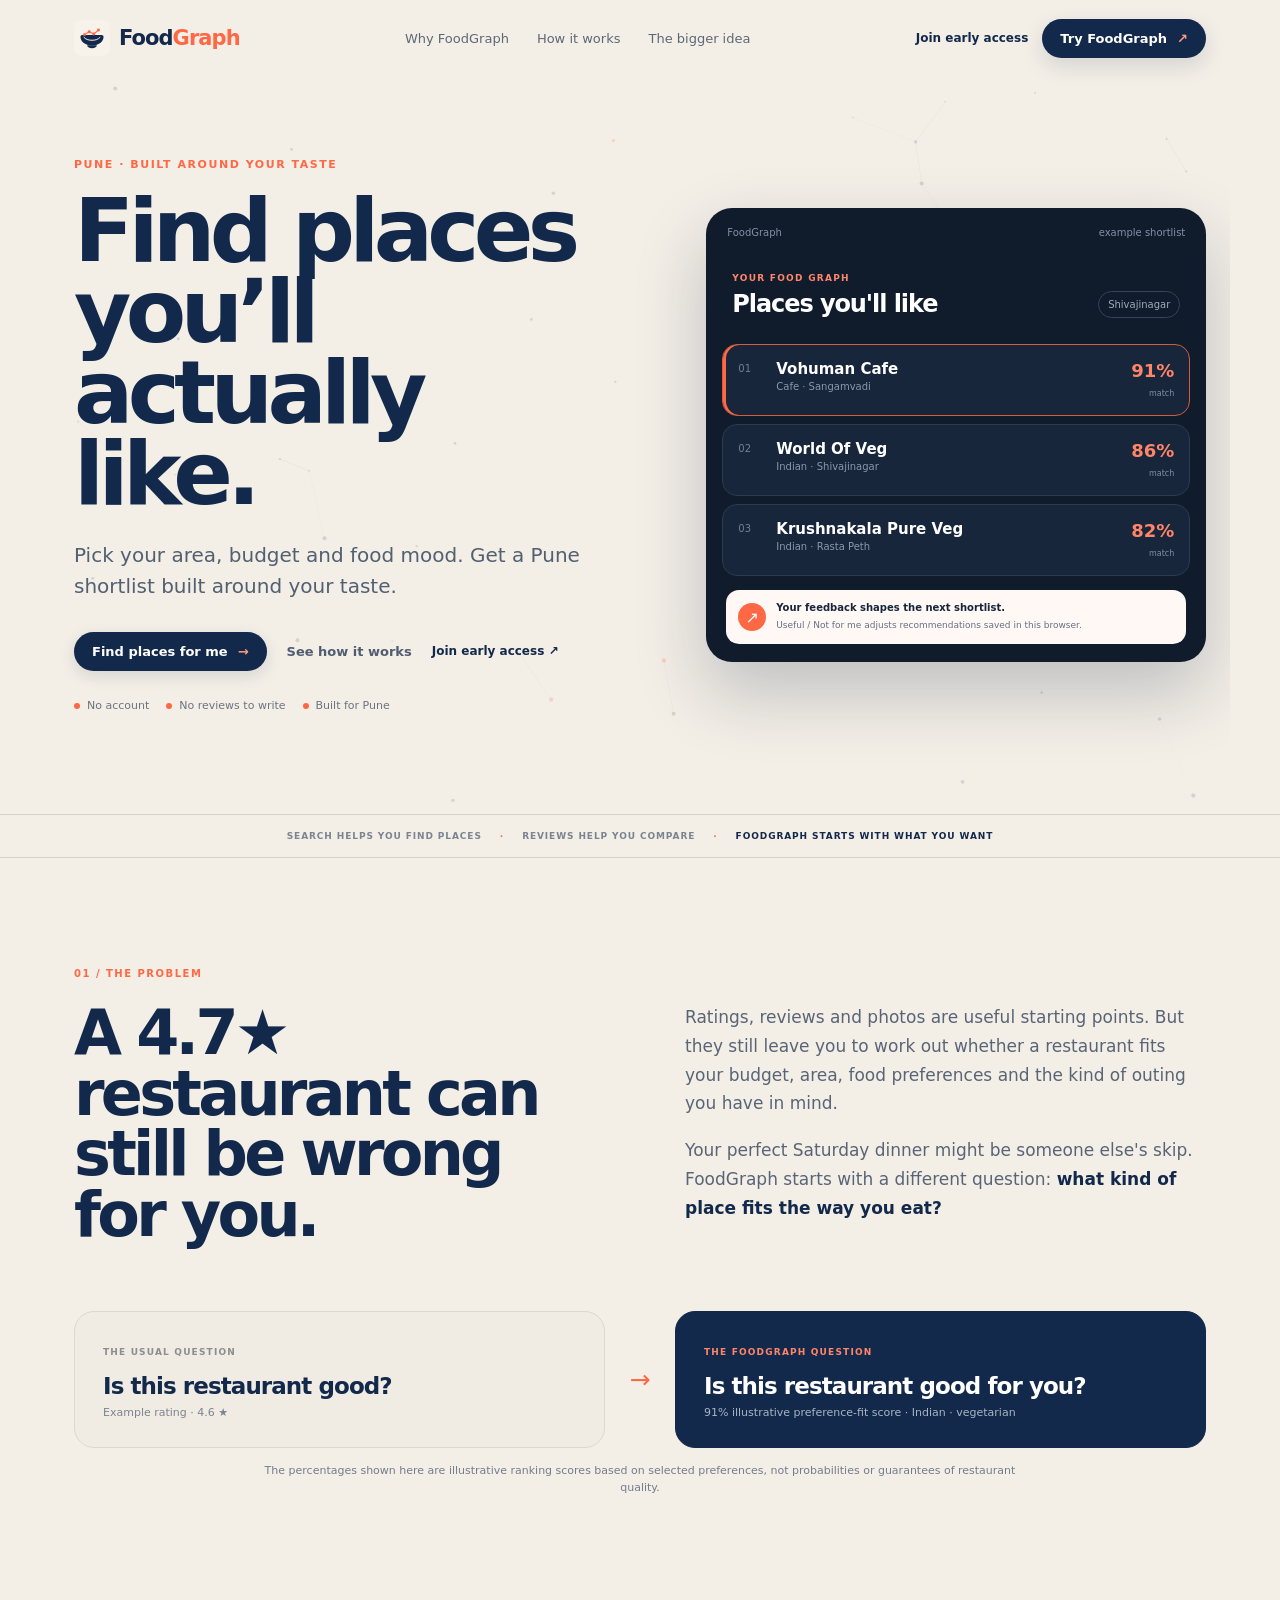
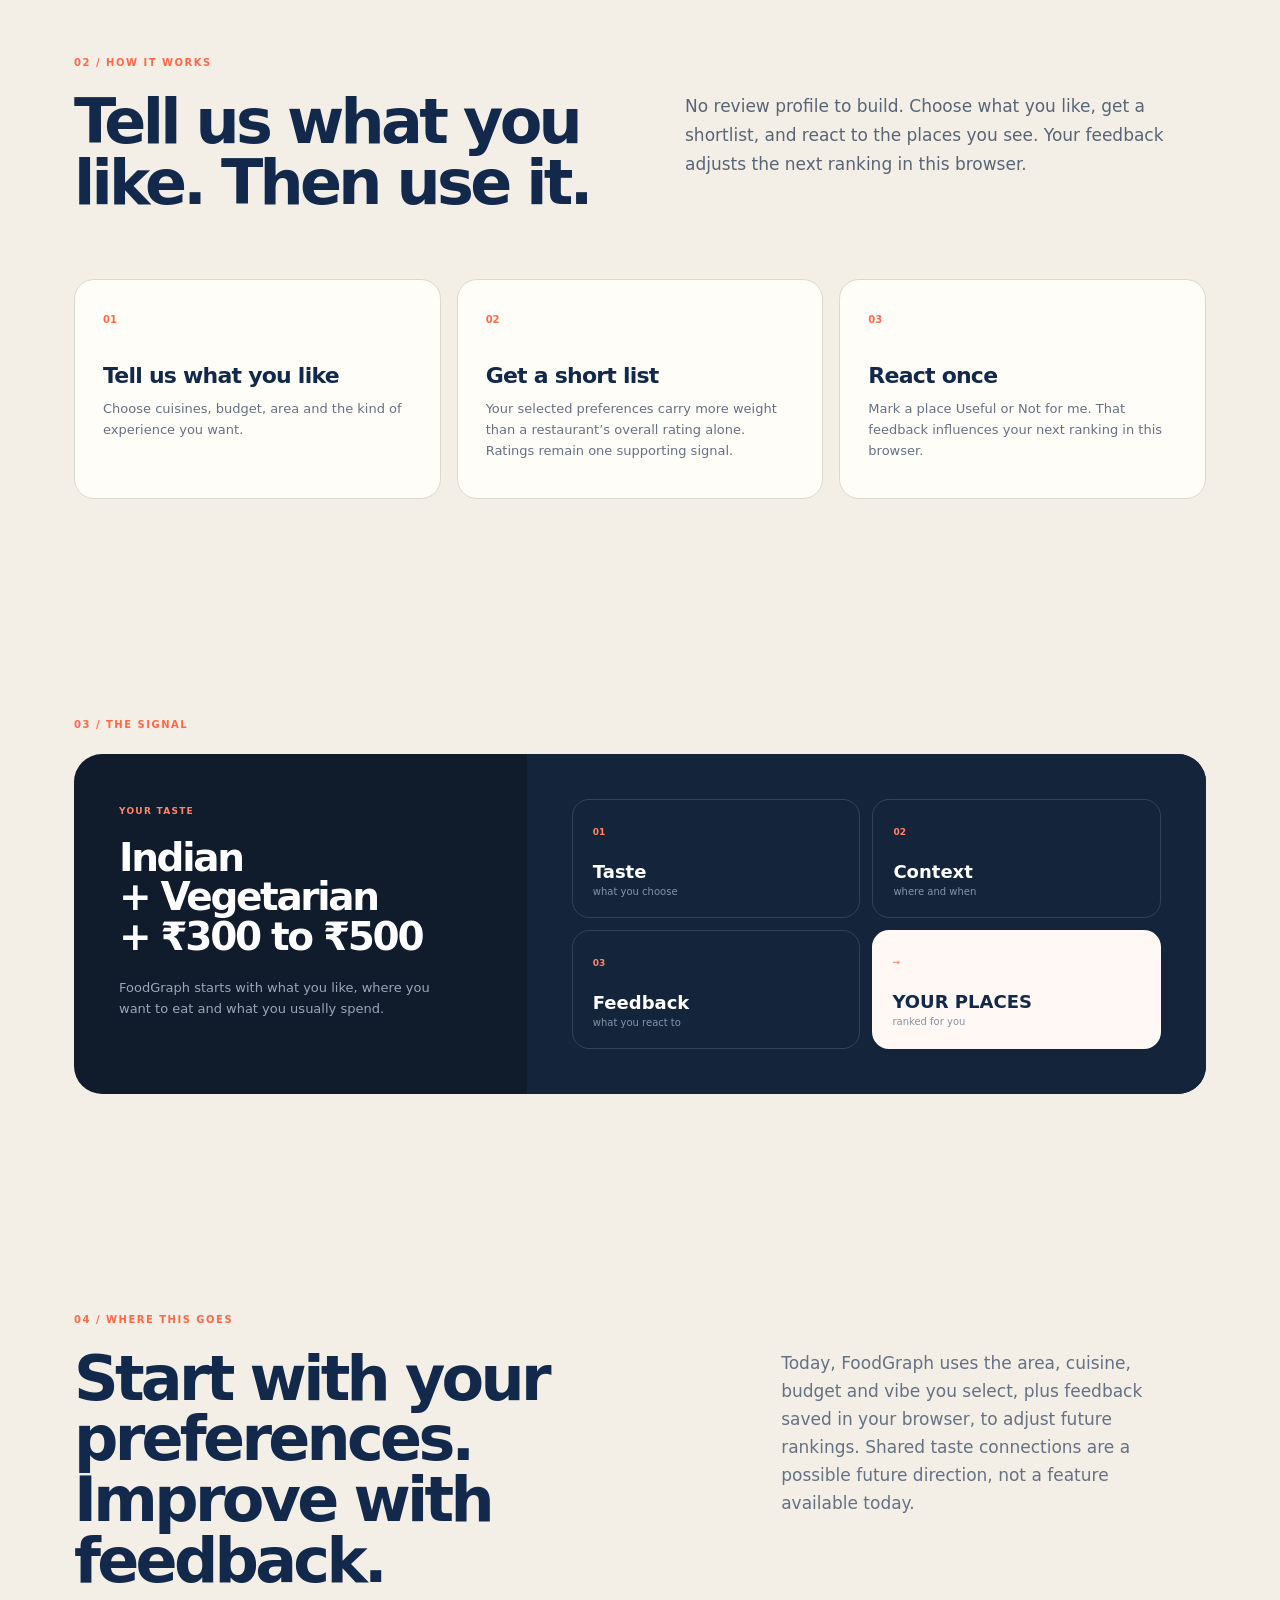
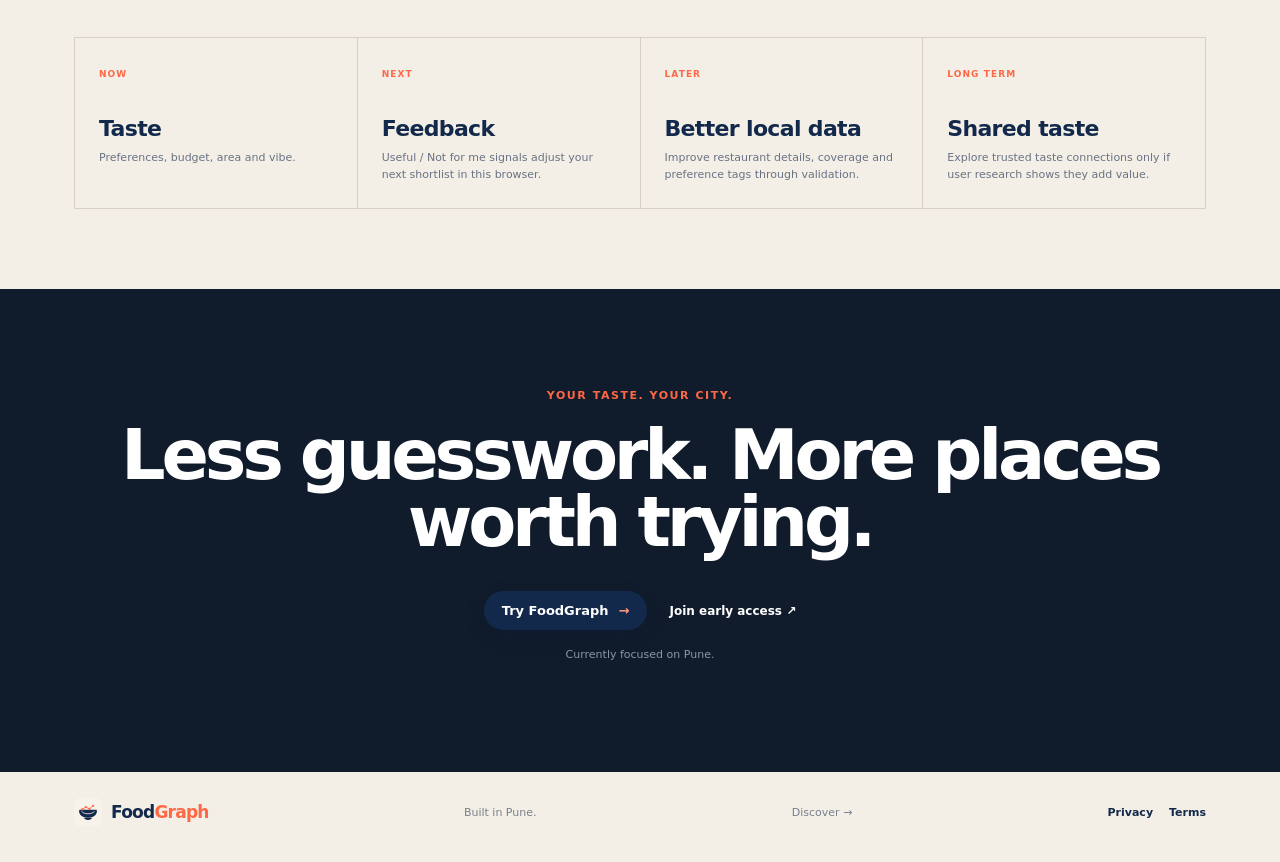
<file: index.html>
<!doctype html>
<html lang="en"><head><meta charset="utf-8"><meta name="viewport" content="width=device-width,initial-scale=1"><title>FoodGraph | Find places you'll like</title><meta name="description" content="FoodGraph helps Pune diners shortlist restaurants around their taste, budget, area and dining preferences."><link rel="icon" href="assets/foodgraph-mark.svg"><link rel="stylesheet" href="styles.css?v=20261109b"></head><body class="marketing"><nav class="nav"><a class="brand" href="./"><img src="assets/foodgraph-mark.svg" alt=""><span><b>Food</b><strong>Graph</strong></span></a><div class="navlinks"><a href="#why">Why FoodGraph</a><a href="#how">How it works</a><a href="#vision">The bigger idea</a></div><div class="nav-actions"><a class="nav-join" href="join/">Join early access</a><a class="navcta" href="discover/">Try FoodGraph <span>↗</span></a></div></nav><main><section class="hero-marketing"><canvas class="hero-particles" id="heroParticles" aria-hidden="true"></canvas><div class="hero-copy"><p class="eyebrow">PUNE · BUILT AROUND YOUR TASTE</p><h1>Find places you’ll actually like.</h1><p class="hero-lede">Pick your area, budget and food mood. Get a Pune shortlist built around your taste.</p><div class="hero-actions"><a class="primary" href="discover/">Find places for me <span>→</span></a><a class="secondary" href="#how">See how it works</a><a class="secondary join-secondary" href="join/">Join early access ↗</a></div><div class="proof-row"><span><i></i>No account</span><span><i></i>No reviews to write</span><span><i></i>Built for Pune</span></div></div><div class="hero-product"><div class="window"><div class="windowbar"><span>FoodGraph</span><span>example shortlist</span></div><div class="taste-head"><div><small>YOUR FOOD GRAPH</small><h2>Places you'll like</h2></div><span class="mini-location">Shivajinagar</span></div><article class="preview-card featured"><div class="preview-number">01</div><div class="preview-main"><div class="preview-name">Vohuman Cafe</div><div class="preview-meta">Cafe · Sangamvadi</div><div class="preview-tags"><span>Cafe</span><span>Casual</span></div></div><div class="fit"><b>91%</b><small>match</small></div></article><article class="preview-card"><div class="preview-number">02</div><div class="preview-main"><div class="preview-name">World Of Veg</div><div class="preview-meta">Indian · Shivajinagar</div><div class="preview-tags"><span>Indian</span><span>Vegetarian</span></div></div><div class="fit"><b>86%</b><small>match</small></div></article><article class="preview-card"><div class="preview-number">03</div><div class="preview-main"><div class="preview-name">Krushnakala Pure Veg</div><div class="preview-meta">Indian · Rasta Peth</div><div class="preview-tags"><span>Indian</span><span>Vegetarian</span></div></div><div class="fit"><b>82%</b><small>match</small></div></article><div class="learning-note"><span>↗</span><div><b>Your feedback shapes the next shortlist.</b><small>Useful / Not for me adjusts recommendations saved in this browser.</small></div></div></div></div></section><section class="ticker"><span>SEARCH HELPS YOU FIND PLACES</span><b>·</b><span>REVIEWS HELP YOU COMPARE</span><b>·</b><strong>FOODGRAPH STARTS WITH WHAT YOU WANT</strong></section><section id="why" class="section problem"><div class="section-label">01 / THE PROBLEM</div><div class="section-grid"><div><h2>A 4.7★ restaurant can still be wrong for you.</h2></div><div class="copy"><p>Ratings, reviews and photos are useful starting points. But they still leave you to work out whether a restaurant fits your budget, area, food preferences and the kind of outing you have in mind.</p><p>Your perfect Saturday dinner might be someone else's skip. FoodGraph starts with a different question: <em>what kind of place fits the way you eat?</em></p></div></div><div class="comparison"><div class="compare-card muted"><span>THE USUAL QUESTION</span><b>Is this restaurant good?</b><p>Example rating · 4.6 ★</p></div><div class="compare-arrow">→</div><div class="compare-card active"><span>THE FOODGRAPH QUESTION</span><b>Is this restaurant good for you?</b><p>91% illustrative preference-fit score · Indian · vegetarian</p></div></div><p class="score-note">The percentages shown here are illustrative ranking scores based on selected preferences, not probabilities or guarantees of restaurant quality.</p></section><section id="how" class="section how"><div class="section-label">02 / HOW IT WORKS</div><div class="section-grid"><div><h2>Tell us what you like. Then use it.</h2></div><div class="copy"><p>No review profile to build. Choose what you like, get a shortlist, and react to the places you see. Your feedback adjusts the next ranking in this browser.</p></div></div><div class="steps"><article><span>01</span><h3>Tell us what you like</h3><p>Choose cuisines, budget, area and the kind of experience you want.</p></article><article><span>02</span><h3>Get a short list</h3><p>Your selected preferences carry more weight than a restaurant’s overall rating alone. Ratings remain one supporting signal.</p></article><article><span>03</span><h3>React once</h3><p>Mark a place Useful or Not for me. That feedback influences your next ranking in this browser.</p></article></div></section><section class="section taste-system"><div class="section-label">03 / THE SIGNAL</div><div class="signal-card"><div class="signal-left"><span class="signal-kicker">YOUR TASTE</span><h2>Indian<br>+ Vegetarian<br>+ ₹300 to ₹500</h2><p>FoodGraph starts with what you like, where you want to eat and what you usually spend.</p></div><div class="signal-flow"><div><span>01</span><b>Taste</b><small>what you choose</small></div><div><span>02</span><b>Context</b><small>where and when</small></div><div><span>03</span><b>Feedback</b><small>what you react to</small></div><div class="result"><span>→</span><b>YOUR PLACES</b><small>ranked for you</small></div></div></div></section><section id="vision" class="section vision"><div class="section-label">04 / WHERE THIS GOES</div><div class="vision-head"><h2>Start with your preferences. Improve with feedback.</h2><p>Today, FoodGraph uses the area, cuisine, budget and vibe you select, plus feedback saved in your browser, to adjust future rankings. Shared taste connections are a possible future direction, not a feature available today.</p></div><div class="vision-grid"><div><span>NOW</span><b>Taste</b><p>Preferences, budget, area and vibe.</p></div><div><span>NEXT</span><b>Feedback</b><p>Useful / Not for me signals adjust your next shortlist in this browser.</p></div><div><span>LATER</span><b>Better local data</b><p>Improve restaurant details, coverage and preference tags through validation.</p></div><div><span>LONG TERM</span><b>Shared taste</b><p>Explore trusted taste connections only if user research shows they add value.</p></div></div></section><section class="final-cta"><p class="eyebrow">YOUR TASTE. YOUR CITY.</p><h2>Less guesswork. More places worth trying.</h2><div class="final-actions"><a class="primary" href="discover/">Try FoodGraph <span>→</span></a><a class="final-join" href="join/">Join early access ↗</a></div><p>Currently focused on Pune.</p></section></main><footer><a class="brand" href="./"><img src="assets/foodgraph-mark.svg" alt=""><span><b>Food</b><strong>Graph</strong></span></a><span>Built in Pune.</span><a href="discover/">Discover →</a><div class="legal-footer-links"><a href="privacy/">Privacy</a><a href="terms/">Terms</a></div></footer><script>
(function(){
  const endpoint='https://script.google.com/macros/s/AKfycbyJTL_UKuih_3e7Lr71s0XdV24VoNY5qhjfdfZeBA1wyJRPr8dHP_GQR3hBJRSiRz1d4w/exec';
  const createId=()=>((crypto.randomUUID&&crypto.randomUUID())||('fg-'+Date.now()+'-'+Math.random().toString(36).slice(2)));
  const visitorId=(()=>{
    const key='foodgraph_visitor_id';
    let id=localStorage.getItem(key)||localStorage.getItem('foodgraph_session_id');
    if(!id)id=createId();
    localStorage.setItem(key,id);
    localStorage.setItem('foodgraph_session_id',id);
    return id;
  })();
  const visitId=(()=>{
    let id=sessionStorage.getItem('foodgraph_visit_id');
    if(!id){id=createId();sessionStorage.setItem('foodgraph_visit_id',id)}
    return id;
  })();
  const trackHome=(event,extra={})=>{
    if(localStorage.getItem('foodgraph_analytics_opt_out')==='yes')return;
    const p={event,session_id:visitId,visitor_id:visitorId,referrer_id:localStorage.getItem('foodgraph_referrer_id')||'',source:localStorage.getItem('foodgraph_source')||'direct',campaign:localStorage.getItem('foodgraph_campaign')||'general',landing_path:location.pathname,...extra};
    const pixel=new Image();pixel.src=endpoint+'?'+new URLSearchParams(p).toString();
  };
  if(!sessionStorage.getItem('foodgraph_visit_started')){
    trackHome('visit_start');
    sessionStorage.setItem('foodgraph_visit_started','yes');
  }
  trackHome('page_view');
  document.addEventListener('click',event=>{
    const link=event.target.closest('a[href]');
    if(!link)return;
    const href=link.getAttribute('href')||'';
    if(href.includes('discover'))trackHome('discover_cta_click',{action:'discover_cta'});
    else if(href.includes('join'))trackHome('join_cta_click',{action:'join_cta'});
  });
  document.body.classList.add("motion-ready");
  const reveal=document.querySelectorAll("main > section:not(.hero-marketing), .steps article, .vision-grid > div, .compare-card, .signal-flow > div");
  reveal.forEach((el,i)=>{el.dataset.reveal="";el.style.setProperty("--reveal-delay",(Math.min(i,8)*55)+"ms")});
  if("IntersectionObserver" in window){const io=new IntersectionObserver((entries)=>entries.forEach(e=>{if(e.isIntersecting){e.target.classList.add("is-visible");io.unobserve(e.target)}}),{threshold:.12,rootMargin:"0px 0px -8% 0px"});reveal.forEach(el=>io.observe(el))}else reveal.forEach(el=>el.classList.add("is-visible"));
  const canvas=document.getElementById("heroParticles");
  if(!canvas || window.matchMedia("(prefers-reduced-motion: reduce)").matches) return;
  const ctx=canvas.getContext("2d"); if(!ctx) return;
  let w=0,h=0,dpr=1,raf=0;
  const particles=[];
  function resize(){dpr=Math.min(window.devicePixelRatio||1,1.5);w=canvas.clientWidth;h=canvas.clientHeight;canvas.width=w*dpr;canvas.height=h*dpr;ctx.setTransform(dpr,0,0,dpr,0,0)}
  function seed(){particles.length=0;const count=window.innerWidth<600?24:48;for(let i=0;i<count;i++)particles.push({x:Math.random()*w,y:Math.random()*h,vx:(Math.random()-.5)*.18,vy:(Math.random()-.5)*.18,r:Math.random()*1.7+.6,coral:Math.random()<.18})}
  function draw(){ctx.clearRect(0,0,w,h);for(const p of particles){p.x+=p.vx;p.y+=p.vy;if(p.x<-10)p.x=w+10;if(p.x>w+10)p.x=-10;if(p.y<-10)p.y=h+10;if(p.y>h+10)p.y=-10;ctx.beginPath();ctx.arc(p.x,p.y,p.r,0,Math.PI*2);ctx.fillStyle=p.coral?"rgba(255,104,69,.28)":"rgba(19,41,75,.18)";ctx.fill()}
    for(let i=0;i<particles.length;i++)for(let j=i+1;j<particles.length;j++){const a=particles[i],b=particles[j],dx=a.x-b.x,dy=a.y-b.y,d=Math.hypot(dx,dy);if(d<105){ctx.beginPath();ctx.moveTo(a.x,a.y);ctx.lineTo(b.x,b.y);ctx.strokeStyle="rgba(19,41,75,"+(0.09*(1-d/105))+")";ctx.lineWidth=.7;ctx.stroke()}}
    raf=requestAnimationFrame(draw)}
  resize();seed();draw();window.addEventListener("resize",()=>{resize();seed()},{passive:true});
  window.addEventListener("beforeunload",()=>cancelAnimationFrame(raf));
})();
</script></body></html>
</file>
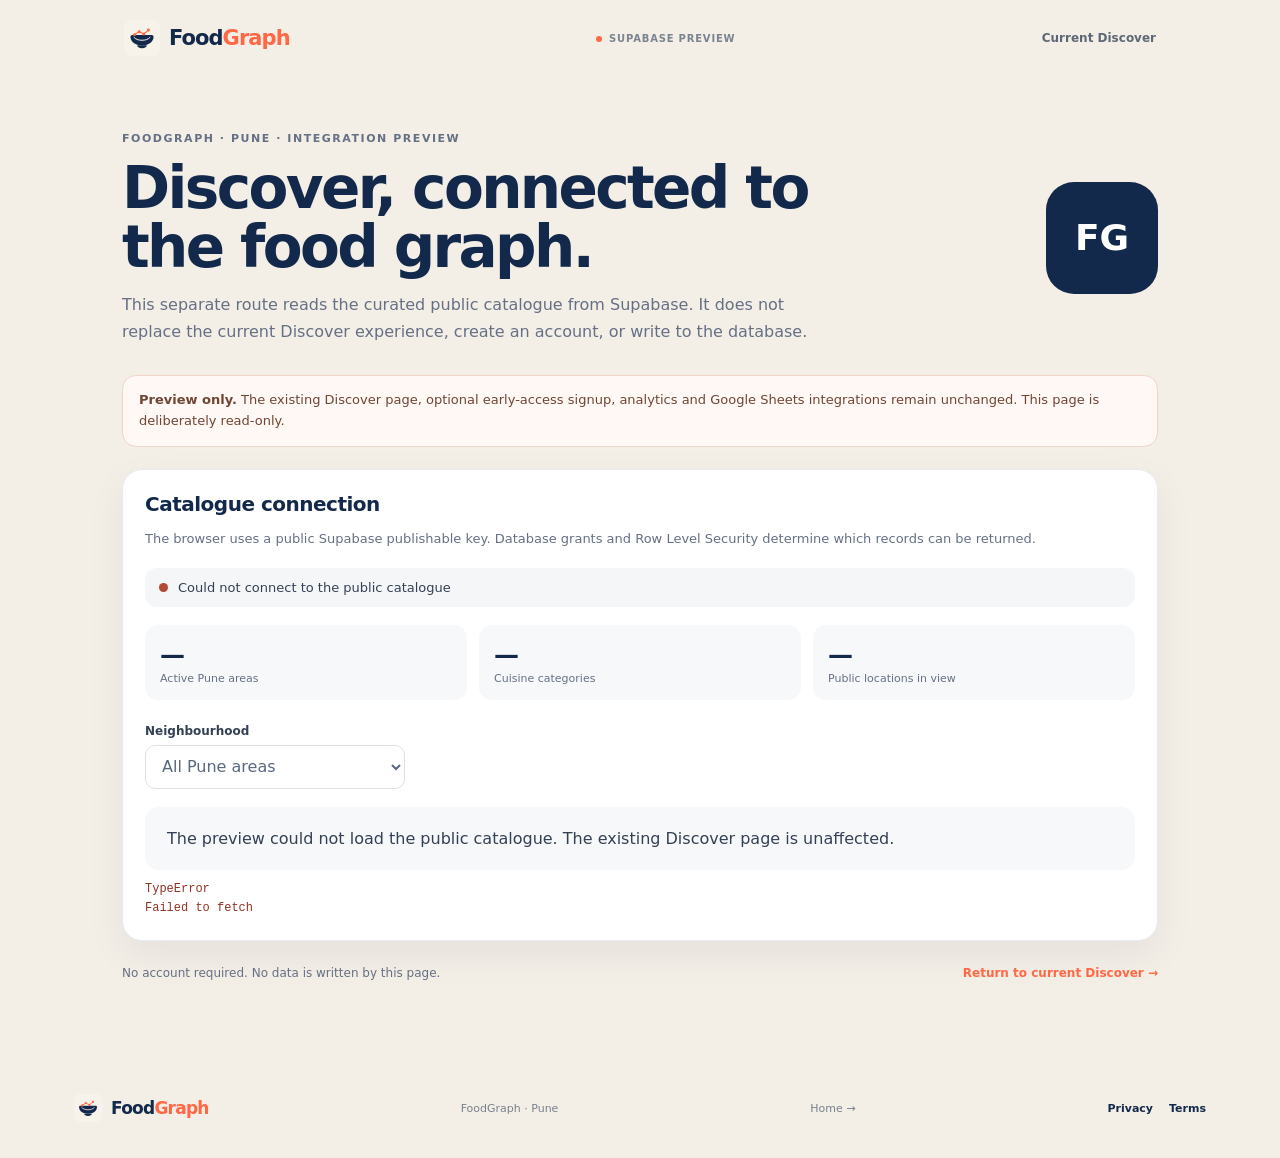
<file: discover-preview/index.html>
<!doctype html>
<html lang="en">
<head>
  <meta charset="utf-8">
  <meta name="viewport" content="width=device-width,initial-scale=1">
  <meta name="description" content="An isolated, read-only preview of FoodGraph's Supabase-backed Pune catalogue.">
  <title>Discover Preview | FoodGraph</title>
  <link rel="icon" href="../assets/foodgraph-mark.svg">
  <link rel="stylesheet" href="../styles.css?v=20261114a">
  <style>
    .fg-preview{max-width:1080px;margin:0 auto;padding:54px 22px 88px}
    .fg-preview-hero{display:grid;grid-template-columns:1fr auto;gap:26px;align-items:center;margin-bottom:30px}
    .fg-preview-hero h1{font-size:clamp(36px,5vw,58px);line-height:1.02;letter-spacing:-.045em;margin:10px 0 14px;max-width:760px}
    .fg-preview-hero p{max-width:690px;color:#667085;line-height:1.7;margin:0}
    .fg-preview-mark{width:112px;height:112px;border-radius:28px;display:grid;place-items:center;background:#13294b;color:#fff;font-size:36px;font-weight:900}
    .fg-preview-banner{padding:14px 16px;border:1px solid #f1d3c7;border-radius:14px;background:#fff8f4;color:#704534;font-size:13px;line-height:1.6;margin-bottom:22px}
    .fg-preview-panel{background:#fff;border:1px solid #e7eaf0;border-radius:20px;padding:22px;box-shadow:0 14px 40px rgba(19,41,75,.06)}
    .fg-preview-panel h2{margin:0 0 7px;font-size:20px;letter-spacing:-.025em}
    .fg-preview-muted{color:#667085;font-size:13px;line-height:1.6}
    .fg-preview-status{display:flex;align-items:center;gap:10px;margin:18px 0;padding:12px 14px;border-radius:12px;background:#f4f6f8;color:#344054;font-size:13px}
    .fg-preview-dot{width:9px;height:9px;flex:0 0 9px;border-radius:50%;background:#98a2b3}
    .fg-preview-status[data-state="success"] .fg-preview-dot{background:#16845f}
    .fg-preview-status[data-state="error"] .fg-preview-dot{background:#b54735}
    .fg-preview-status[data-state="loading"] .fg-preview-dot{background:#d97706}
    .fg-preview-stats{display:grid;grid-template-columns:repeat(3,minmax(0,1fr));gap:12px;margin:18px 0 24px}
    .fg-preview-stat{padding:15px;border-radius:13px;background:#f7f8fa}
    .fg-preview-stat strong{display:block;font-size:25px;letter-spacing:-.04em;color:#13294b}
    .fg-preview-stat span{display:block;color:#667085;font-size:11px;margin-top:3px}
    .fg-preview-filters{display:flex;gap:12px;align-items:end;flex-wrap:wrap;margin-top:20px}
    .fg-preview-field{display:grid;gap:7px;min-width:min(100%,260px)}
    .fg-preview-field label{font-size:12px;font-weight:800;color:#344054}
    .fg-preview-field select{height:44px;border:1px solid #d0d5dd;border-radius:10px;padding:0 12px;background:#fff;color:#13294b;min-width:260px}
    .fg-preview-results{display:grid;grid-template-columns:repeat(2,minmax(0,1fr));gap:14px;margin-top:18px}
    .fg-preview-place{border:1px solid #e7eaf0;border-radius:14px;padding:17px}
    .fg-preview-place h3{font-size:17px;margin:0 0 6px;color:#13294b}
    .fg-preview-tags{display:flex;gap:6px;flex-wrap:wrap;margin-top:12px}
    .fg-preview-tag{font-size:10px;background:#f1f3f6;color:#475467;padding:5px 8px;border-radius:20px}
    .fg-preview-empty{margin-top:18px;padding:22px;border-radius:14px;background:#f7f8fa;color:#344054}
    .fg-preview-empty h3{font-size:17px;margin:0 0 8px}
    .fg-preview-empty p{font-size:13px;line-height:1.65;color:#667085;margin:0}
    .fg-preview-error{white-space:pre-wrap;overflow-wrap:anywhere;font:12px/1.6 ui-monospace,SFMono-Regular,Menlo,monospace;color:#8f3325;margin-top:10px}
    .fg-preview-footer{display:flex;justify-content:space-between;gap:16px;flex-wrap:wrap;margin-top:25px;font-size:12px;color:#667085}
    .fg-preview-footer a{color:#ff6845;font-weight:800;text-decoration:none}
    @media(max-width:700px){.fg-preview{padding:38px 16px 60px}.fg-preview-hero{grid-template-columns:1fr}.fg-preview-mark{display:none}.fg-preview-stats{grid-template-columns:1fr 1fr}.fg-preview-results{grid-template-columns:1fr}.fg-preview-field,.fg-preview-field select{width:100%;min-width:0}}
  </style>
</head>
<body class="discover-page">
  <nav class="nav app-nav">
    <a class="brand" href="../"><img src="../assets/foodgraph-mark.svg" alt=""><span><b>Food</b><strong>Graph</strong></span></a>
    <div class="app-nav-center"><span class="live-dot"></span>Supabase preview</div>
    <a class="navback" href="../discover/">Current Discover</a>
  </nav>
  <main class="fg-preview">
    <section class="fg-preview-hero">
      <div>
        <p class="eyebrow">FOODGRAPH · PUNE · INTEGRATION PREVIEW</p>
        <h1>Discover, connected to the food graph.</h1>
        <p>This separate route reads the curated public catalogue from Supabase. It does not replace the current Discover experience, create an account, or write to the database.</p>
      </div>
      <div class="fg-preview-mark" aria-hidden="true">FG</div>
    </section>
    <div class="fg-preview-banner">
      <strong>Preview only.</strong> The existing <a href="../discover/">Discover page</a>, optional early-access signup, analytics and Google Sheets integrations remain unchanged. This page is deliberately read-only.
    </div>
    <section class="fg-preview-panel" aria-labelledby="connectionTitle">
      <h2 id="connectionTitle">Catalogue connection</h2>
      <p class="fg-preview-muted">The browser uses a public Supabase publishable key. Database grants and Row Level Security determine which records can be returned.</p>
      <div id="connectionStatus" class="fg-preview-status" data-state="loading" role="status" aria-live="polite">
        <span class="fg-preview-dot" aria-hidden="true"></span>
        <span id="connectionMessage">Connecting to FoodGraph's catalogue…</span>
      </div>
      <div class="fg-preview-stats" aria-live="polite">
        <div class="fg-preview-stat"><strong id="areaCount">—</strong><span>Active Pune areas</span></div>
        <div class="fg-preview-stat"><strong id="cuisineCount">—</strong><span>Cuisine categories</span></div>
        <div class="fg-preview-stat"><strong id="placeCount">—</strong><span>Public locations in view</span></div>
      </div>
      <div class="fg-preview-filters">
        <div class="fg-preview-field">
          <label for="areaFilter">Neighbourhood</label>
          <select id="areaFilter" disabled><option value="">All Pune areas</option></select>
        </div>
      </div>
      <div id="catalogueResults" aria-live="polite">
        <div class="fg-preview-empty"><h3>Loading the catalogue</h3><p>Fetching the public city, area, cuisine and active-location records.</p></div>
      </div>
      <div id="connectionError" class="fg-preview-error" hidden></div>
    </section>
    <div class="fg-preview-footer">
      <span>No account required. No data is written by this page.</span>
      <span><a href="../discover/">Return to current Discover →</a></span>
    </div>
  </main>
  <footer>
    <a class="brand" href="../"><img src="../assets/foodgraph-mark.svg" alt=""><span><b>Food</b><strong>Graph</strong></span></a>
    <span>FoodGraph · Pune</span>
    <a href="../">Home →</a>
    <div class="legal-footer-links"><a href="../privacy/">Privacy</a><a href="../terms/">Terms</a></div>
  </footer>
  <script src="../assets/js/foodgraph-preview-config.js?v=20261114a"></script>
  <script src="../assets/js/foodgraph-catalogue-api.js?v=20261114a"></script>
  <script src="../assets/js/foodgraph-discover-preview.js?v=20261114a"></script>
</body>
</html>
</file>
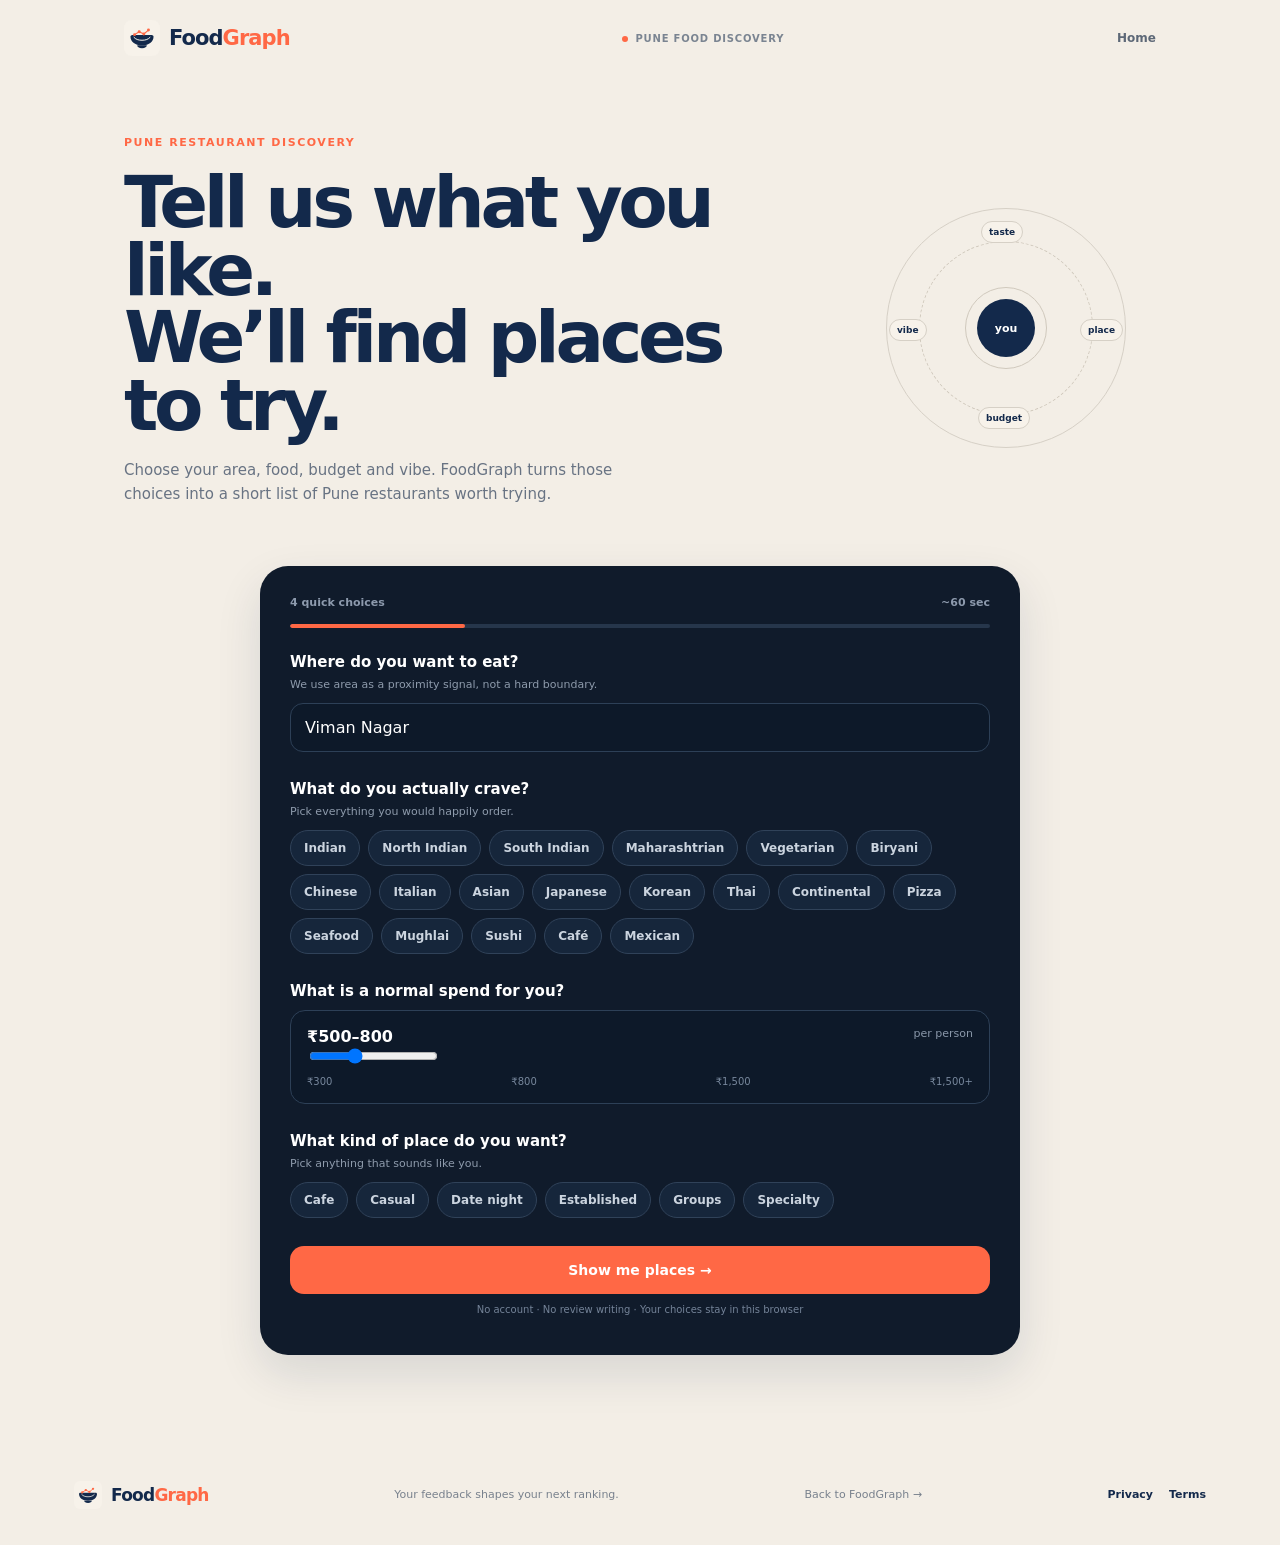
<file: discover/index.html>
<!doctype html><html lang="en"><head><meta charset="utf-8"><meta name="viewport" content="width=device-width,initial-scale=1"><title>Discover | FoodGraph</title><meta name="description" content="Build your FoodGraph and discover Pune restaurants that match your taste."><link rel="icon" href="../assets/foodgraph-mark.svg"><link rel="stylesheet" href="../styles.css?v=20261109a"></head><body class="discover-page"><nav class="nav app-nav"><a class="brand" href="../"><img src="../assets/foodgraph-mark.svg" alt=""><span><b>Food</b><strong>Graph</strong></span></a><div class="app-nav-center"><span class="live-dot"></span>Pune food discovery</div><a class="navback" href="../">Home</a></nav><main class="discover-wrap"><section class="discover-intro"><div><p class="eyebrow">PUNE RESTAURANT DISCOVERY</p><h1>Tell us what you like.<br>We’ll find places to try.</h1><p>Choose your area, food, budget and vibe. FoodGraph turns those choices into a short list of Pune restaurants worth trying.</p></div><div class="taste-orbit"><div class="orbit-center">you</div><span>taste</span><span>place</span><span>budget</span><span>vibe</span></div></section><section class="discover-card"><div class="progress"><span>4 quick choices</span><span>~60 sec</span></div><div class="progress-bar"><div class="progress-fill"></div></div><form id="tasteForm"><div class="field"><label>Where do you want to eat?</label><div class="hint">We use area as a proximity signal, not a hard boundary.</div><div class="select-wrap"><select id="area"><option>Viman Nagar</option><option>Koregaon Park</option><option>Kalyani Nagar</option><option>Kharadi</option><option>Baner</option><option>Balewadi</option><option>Aundh</option><option>Pashan</option><option>Kothrud</option><option>Deccan Gymkhana</option><option>FC Road</option><option>Shivajinagar</option><option>Erandwane</option><option>Camp</option><option>Sadashiv Peth</option><option>Rasta Peth</option><option>Hadapsar</option><option>Hinjawadi</option><option>Wakad</option><option>Lohegaon</option><option>Mundhwa</option><option>Other Pune</option><option>Sangamvadi</option><option>Katraj</option><option>Wadgaon Sheri</option><option>Bavdhan</option><option>Karve Nagar</option><option>Sinhgad Road</option><option>Warje</option></select></div></div><div class="field"><label>What do you actually crave?</label><div class="hint">Pick everything you would happily order.</div><div class="chips" id="cuisines"></div></div><div class="field"><label>What is a normal spend for you?</label><div class="range-box"><div class="range-top"><span class="range-value" id="priceText">₹500–800</span><span class="range-note">per person</span></div><input id="price" type="range" min="1" max="4" value="2"><div class="range"><span>₹300</span><span>₹800</span><span>₹1,500</span><span>₹1,500+</span></div></div></div><div class="field"><label>What kind of place do you want?</label><div class="hint">Pick anything that sounds like you.</div><div class="chips" id="vibes"></div></div><button type="submit">Show me places <span>→</span></button><p class="micro">No account · No review writing · Your choices stay in this browser</p></form></section><section id="results" class="results hidden"></section></main><footer><a class="brand" href="../"><img src="../assets/foodgraph-mark.svg" alt=""><span><b>Food</b><strong>Graph</strong></span></a><span>Your feedback shapes your next ranking.</span><a href="../">Back to FoodGraph →</a><div class="legal-footer-links"><a href="../privacy/">Privacy</a><a href="../terms/">Terms</a></div></footer><script>
(function(){
  document.body.classList.add("motion-ready");
  const reveal=document.querySelectorAll(".discover-intro, .discover-card, .results, .field, .chips, .taste-orbit");
  reveal.forEach((el,i)=>{el.dataset.reveal="";el.style.setProperty("--reveal-delay",(Math.min(i,8)*45)+"ms")});
  if("IntersectionObserver" in window){const io=new IntersectionObserver((entries)=>entries.forEach(e=>{if(e.isIntersecting){e.target.classList.add("is-visible");io.unobserve(e.target)}}),{threshold:.08,rootMargin:"0px 0px -6% 0px"});reveal.forEach(el=>io.observe(el))}else reveal.forEach(el=>el.classList.add("is-visible"));
})();
</script><script src="../restaurants_v6.js?v=20261109g"></script><script src="../app.js?v=20261112a"></script></body></html>
</file>
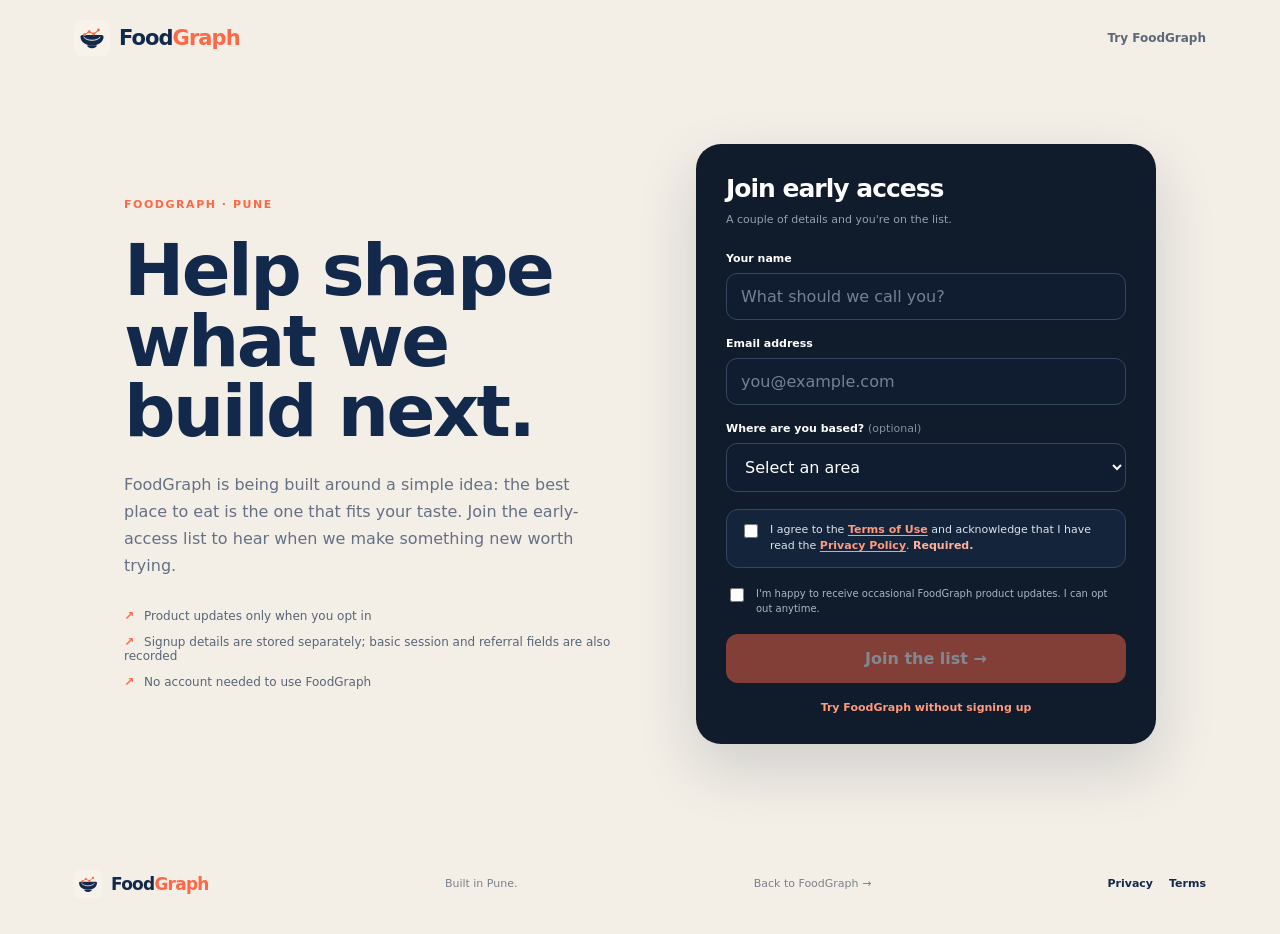
<file: join/index.html>
<!doctype html>
<html lang="en">
<head>
  <meta charset="utf-8">
  <meta name="viewport" content="width=device-width,initial-scale=1">
  <title>Join FoodGraph | Early access</title>
  <meta name="description" content="Get early updates as FoodGraph builds a better way to choose places to eat in Pune.">
  <link rel="icon" href="../assets/foodgraph-mark.svg">
  <link rel="stylesheet" href="../styles.css?v=20261109a">
  <style>
    .join-wrap{max-width:1080px;margin:auto;padding:68px 24px 100px;min-height:72vh}
    .join-layout{display:grid;grid-template-columns:1fr 460px;gap:70px;align-items:center}
    .join-copy .eyebrow{margin:0 0 24px}
    .join-copy h1{font-size:clamp(48px,6vw,72px);line-height:.98;letter-spacing:-.035em;margin:0 0 24px;max-width:620px}
    .join-copy>p:not(.eyebrow){font-size:16px;line-height:1.7;color:#667085;max-width:470px;margin:0}
    .join-points{display:grid;gap:12px;margin-top:30px;color:#586577;font-size:12px}
    .join-points span:before{content:"↗";color:var(--coral);font-weight:900;margin-right:10px}
    .join-card{background:var(--dark);color:white;border-radius:25px;padding:30px;box-shadow:0 24px 60px rgba(19,41,75,.16)}
    .join-card h2{font-size:25px;letter-spacing:-.04em;margin:0 0 8px}
    .join-card>p{font-size:11px;line-height:1.6;color:#93a1b4;margin:0 0 23px}
    .join-field{margin:0 0 17px}
    .join-field label{display:block;font-size:11px;font-weight:800;margin-bottom:8px}
    .join-field input,.join-field select{width:100%;padding:13px 14px;border-radius:11px;border:1px solid #34475e;background:#101d30;color:#fff;outline:none}
    .join-field input:focus,.join-field select:focus{border-color:var(--coral)}
    .join-field input::placeholder{color:#738196}
    .join-consent{display:flex;gap:9px;align-items:flex-start;font-size:10px;line-height:1.5;color:#aab6c5;margin:18px 0}
    .join-consent input{flex:0 0 14px;width:14px;height:14px;margin-top:2px;accent-color:var(--coral)}
    .join-legal-consent{padding:12px 13px;border:1px solid #34475e;border-radius:12px;background:#14243a;margin:10px 0 14px}
    .join-legal-consent span{color:#dbe3ee;font-size:11px}
    .join-legal-consent a{color:#ff9a7e;text-decoration:underline;text-underline-offset:2px;font-weight:800}
    .join-legal-consent strong{color:#ffb29e;white-space:nowrap}
    .join-submit{width:100%;border:0;border-radius:12px;background:var(--coral);color:white;padding:15px;font-weight:850;cursor:pointer}
    .join-submit:disabled{opacity:.48;cursor:not-allowed}
    .join-privacy{font-size:9px;color:#8291a5;text-align:center;line-height:1.5;margin:13px 0 0}
    .join-status{display:none;margin-top:15px;padding:12px;border-radius:10px;font-size:11px;line-height:1.5}
    .join-status.show{display:block}.join-status.success{background:#173c34;color:#b9f2dd}.join-status.error{background:#492b2b;color:#ffd0c8}
    .join-back{font-size:11px;color:#8391a5;text-align:center;margin-top:18px}
    .join-back a{color:#ff9a7e;font-weight:800}
    .honeypot{position:absolute;left:-10000px;width:1px;height:1px;overflow:hidden}

    .success-modal{position:fixed;inset:0;z-index:1000;display:none;place-items:center;padding:22px;background:rgba(8,18,32,.68);backdrop-filter:blur(7px)}
    .success-modal.open{display:grid}
    .success-dialog{width:min(100%,430px);background:#fffdf8;color:#13294b;border-radius:22px;padding:34px;text-align:center;box-shadow:0 25px 80px rgba(0,0,0,.28);position:relative}
    .success-mark{width:54px;height:54px;margin:0 auto 18px;border-radius:50%;display:grid;place-items:center;background:#e3f5ed;color:#16845f;font-size:28px;font-weight:900}
    .success-dialog h2{font-size:27px;letter-spacing:-.04em;margin:0 0 10px}
    .success-dialog p{font-size:14px;line-height:1.65;color:#667085;margin:0 0 24px}
    .success-try{display:block;text-decoration:none;background:#ff6845;color:white;border-radius:12px;padding:15px 18px;font-weight:850}
    .success-close{display:inline-block;margin-top:17px;border:0;background:transparent;color:#667085;font:inherit;font-size:12px;font-weight:700;cursor:pointer}
    .success-dialog:focus{outline:none}
    @media(max-width:800px){.join-layout{grid-template-columns:1fr;gap:35px}.join-wrap{padding:42px 18px 70px}.join-copy h1{font-size:52px}}
  </style>
</head>
<body class="marketing">
  <nav class="nav">
    <a class="brand" href="../"><img src="../assets/foodgraph-mark.svg" alt=""><span><b>Food</b><strong>Graph</strong></span></a>
    <a class="navback" href="../discover/">Try FoodGraph</a>
  </nav>
  <main class="join-wrap">
    <div class="join-layout">
      <section class="join-copy">
        <p class="eyebrow">FOODGRAPH · PUNE</p>
        <h1>Help shape what we build next.</h1>
        <p>FoodGraph is being built around a simple idea: the best place to eat is the one that fits your taste. Join the early-access list to hear when we make something new worth trying.</p>
        <div class="join-points"><span>Product updates only when you opt in</span><span>Signup details are stored separately; basic session and referral fields are also recorded</span><span>No account needed to use FoodGraph</span></div>
      </section>
      <section class="join-card">
        <h2>Join early access</h2>
        <p>A couple of details and you're on the list.</p>
        <form id="signupForm" action="https://script.google.com/macros/s/AKfycbyJTL_UKuih_3e7Lr71s0XdV24VoNY5qhjfdfZeBA1wyJRPr8dHP_GQR3hBJRSiRz1d4w/exec" method="post" target="signupFrame">
          <input type="hidden" name="form_type" value="signup">
          <input type="hidden" name="session_id" id="sessionId">
          <input type="hidden" name="visitor_id" id="visitorId">
          <input type="hidden" name="referrer_id" id="referrerId">
          <input type="hidden" name="source" id="source">
          <input type="hidden" name="campaign" id="campaign">
          <input type="hidden" name="landing_path" id="landingPath">
          <input type="hidden" name="nonce" id="nonce">
          <div class="honeypot" aria-hidden="true"><label>Leave this empty<input name="website" tabindex="-1" autocomplete="off"></label></div>
          <div class="join-field"><label for="name">Your name</label><input id="name" name="name" type="text" maxlength="100" autocomplete="name" placeholder="What should we call you?" required></div>
          <div class="join-field"><label for="email">Email address</label><input id="email" name="email" type="email" maxlength="254" autocomplete="email" placeholder="you@example.com" required></div>
          <div class="join-field"><label for="area">Where are you based? <span style="font-weight:500;color:#8391a5">(optional)</span></label><select id="area" name="area"><option value="">Select an area</option><option>Viman Nagar</option><option>Koregaon Park</option><option>Kalyani Nagar</option><option>Baner</option><option>Balewadi</option><option>Kothrud</option><option>Hinjewadi</option><option>Other Pune</option><option>Outside Pune</option></select></div>
          <label class="join-consent join-legal-consent"><input id="legalAcknowledgement" type="checkbox" name="legal_acknowledged" value="yes" required><span>I agree to the <a href="../terms/" target="_blank" rel="noopener noreferrer">Terms of Use</a> and acknowledge that I have read the <a href="../privacy/" target="_blank" rel="noopener noreferrer">Privacy Policy</a>. <strong>Required.</strong></span></label>
          <label class="join-consent"><input type="checkbox" name="consent" value="yes"><span>I'm happy to receive occasional FoodGraph product updates. I can opt out anytime.</span></label>
          <button class="join-submit" id="submitButton" type="submit" disabled>Join the list <span>→</span></button>
          
          <div class="join-status" id="status" role="status" aria-live="polite"></div>
        </form>
        <iframe name="signupFrame" id="signupFrame" title="Signup response" style="display:none"></iframe>
        <div class="join-back"><a href="../discover/">Try FoodGraph without signing up</a></div>
      </section>
    </div>
  </main>
  <div class="success-modal" id="successModal" aria-hidden="true">
    <section class="success-dialog" role="dialog" aria-modal="true" aria-labelledby="successTitle" aria-describedby="successDescription" tabindex="-1">
      <div class="success-mark" aria-hidden="true">✓</div>
      <h2 id="successTitle">You’re on the list!</h2>
      <p id="successDescription">Thanks for joining FoodGraph. While you’re here, try it out and see what matches your taste.</p>
      <a class="success-try" href="../discover/">Try FoodGraph <span aria-hidden="true">→</span></a>
      <button class="success-close" id="closeSuccess" type="button">Maybe later</button>
    </section>
  </div>
  <footer><a class="brand" href="../"><img src="../assets/foodgraph-mark.svg" alt=""><span><b>Food</b><strong>Graph</strong></span></a><span>Built in Pune.</span><a href="../">Back to FoodGraph →</a><div class="legal-footer-links"><a href="../privacy/">Privacy</a><a href="../terms/">Terms</a></div></footer>
<script>
(function(){
  const get=(key,fallback='')=>localStorage.getItem(key)||fallback;
  const createId=()=>((crypto.randomUUID&&crypto.randomUUID())||('fg-'+Date.now()+'-'+Math.random().toString(36).slice(2)));
  const visitor=get('foodgraph_visitor_id')||get('foodgraph_session_id')||createId();
  localStorage.setItem('foodgraph_visitor_id',visitor);
  localStorage.setItem('foodgraph_session_id',visitor);
  const session=sessionStorage.getItem('foodgraph_visit_id')||createId();
  sessionStorage.setItem('foodgraph_visit_id',session);
  const analyticsEndpoint='https://script.google.com/macros/s/AKfycbyJTL_UKuih_3e7Lr71s0XdV24VoNY5qhjfdfZeBA1wyJRPr8dHP_GQR3hBJRSiRz1d4w/exec';
  const trackSignupPage=eventName=>{
    if(localStorage.getItem('foodgraph_analytics_opt_out')==='yes')return;
    const pixel=new Image();
    pixel.src=analyticsEndpoint+'?'+new URLSearchParams({
      event:eventName,session_id:session,visitor_id:visitor,
      referrer_id:get('foodgraph_referrer_id'),source:get('foodgraph_source','direct'),
      campaign:get('foodgraph_campaign','general'),landing_path:location.pathname
    }).toString();
  };
  if(!sessionStorage.getItem('foodgraph_visit_started')){
    trackSignupPage('visit_start');
    sessionStorage.setItem('foodgraph_visit_started','yes');
  }
  trackSignupPage('page_view');
  trackSignupPage('signup_form_view');
  const form=document.getElementById('signupForm'),frame=document.getElementById('signupFrame'),status=document.getElementById('status'),button=document.getElementById('submitButton');
  const legalAcknowledgement=document.getElementById('legalAcknowledgement');
  function syncSubmitButton(){button.disabled=!legalAcknowledgement.checked;}
  legalAcknowledgement.addEventListener('change',syncSubmitButton);
  syncSubmitButton();
  const modal=document.getElementById('successModal'),dialog=modal.querySelector('.success-dialog'),closeModal=()=>{modal.classList.remove('open');modal.setAttribute('aria-hidden','true');};
  document.getElementById('closeSuccess').addEventListener('click',closeModal);
  modal.addEventListener('click',event=>{if(event.target===modal)closeModal();});
  document.addEventListener('keydown',event=>{if(event.key==='Escape'&&modal.classList.contains('open'))closeModal();});
  const nonce=(crypto.randomUUID&&crypto.randomUUID())||('fg-'+Date.now()+'-'+Math.random().toString(36).slice(2));
  document.getElementById('sessionId').value=session;
  document.getElementById('visitorId').value=visitor;
  document.getElementById('referrerId').value=get('foodgraph_referrer_id');
  document.getElementById('source').value=get('foodgraph_source','direct');
  document.getElementById('campaign').value=get('foodgraph_campaign','general');
  document.getElementById('landingPath').value=location.pathname;
  document.getElementById('nonce').value=nonce;
  let submitted=false;
  function show(ok,message){
    status.textContent=message;status.className='join-status show '+(ok?'success':'error');
    button.disabled=!legalAcknowledgement.checked;button.textContent=ok?'You’re on the list ✓':'Try again';
    if(ok){trackSignupPage('signup_success');form.querySelectorAll('input,select,button').forEach(el=>{if(el.type!=='hidden')el.disabled=true;});modal.classList.add('open');modal.setAttribute('aria-hidden','false');dialog.focus();}
  }
  window.addEventListener('message',event=>{
    const data=event.data;
    if(!data||data.type!=='foodgraph-signup-result'||data.nonce!==nonce||!submitted)return;
    show(!!data.ok,data.ok?'Thanks for joining. We’ll be in touch when there’s something worth sharing.':(data.message||'We couldn’t save your signup. Please try again.'));
  });
  form.addEventListener('submit',(event)=>{
    if(!legalAcknowledgement.checked){
      event.preventDefault();
      syncSubmitButton();
      legalAcknowledgement.focus();
      return;
    }
    submitted=true;button.disabled=true;button.textContent='Adding you…';
    status.textContent='Submitting your details…';status.className='join-status show';
  });
})();
</script>
</body>
</html>
</file>
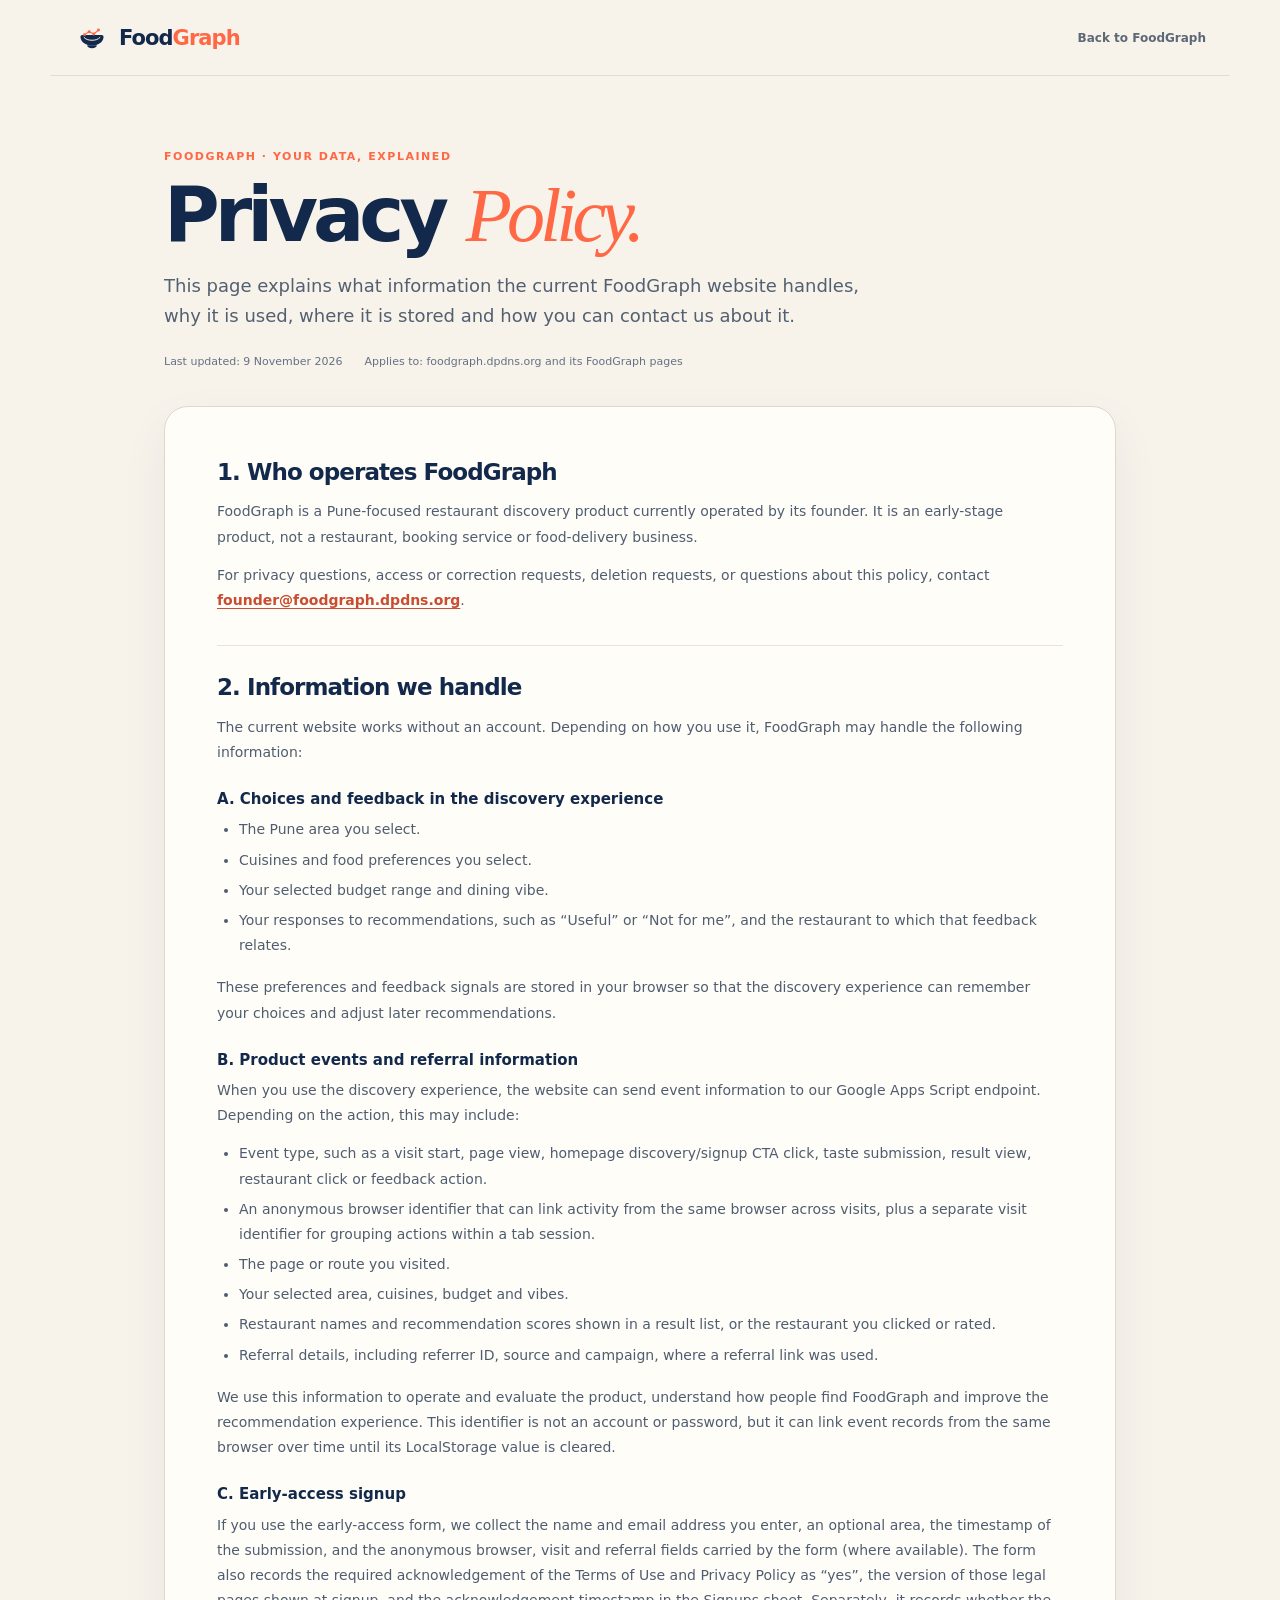
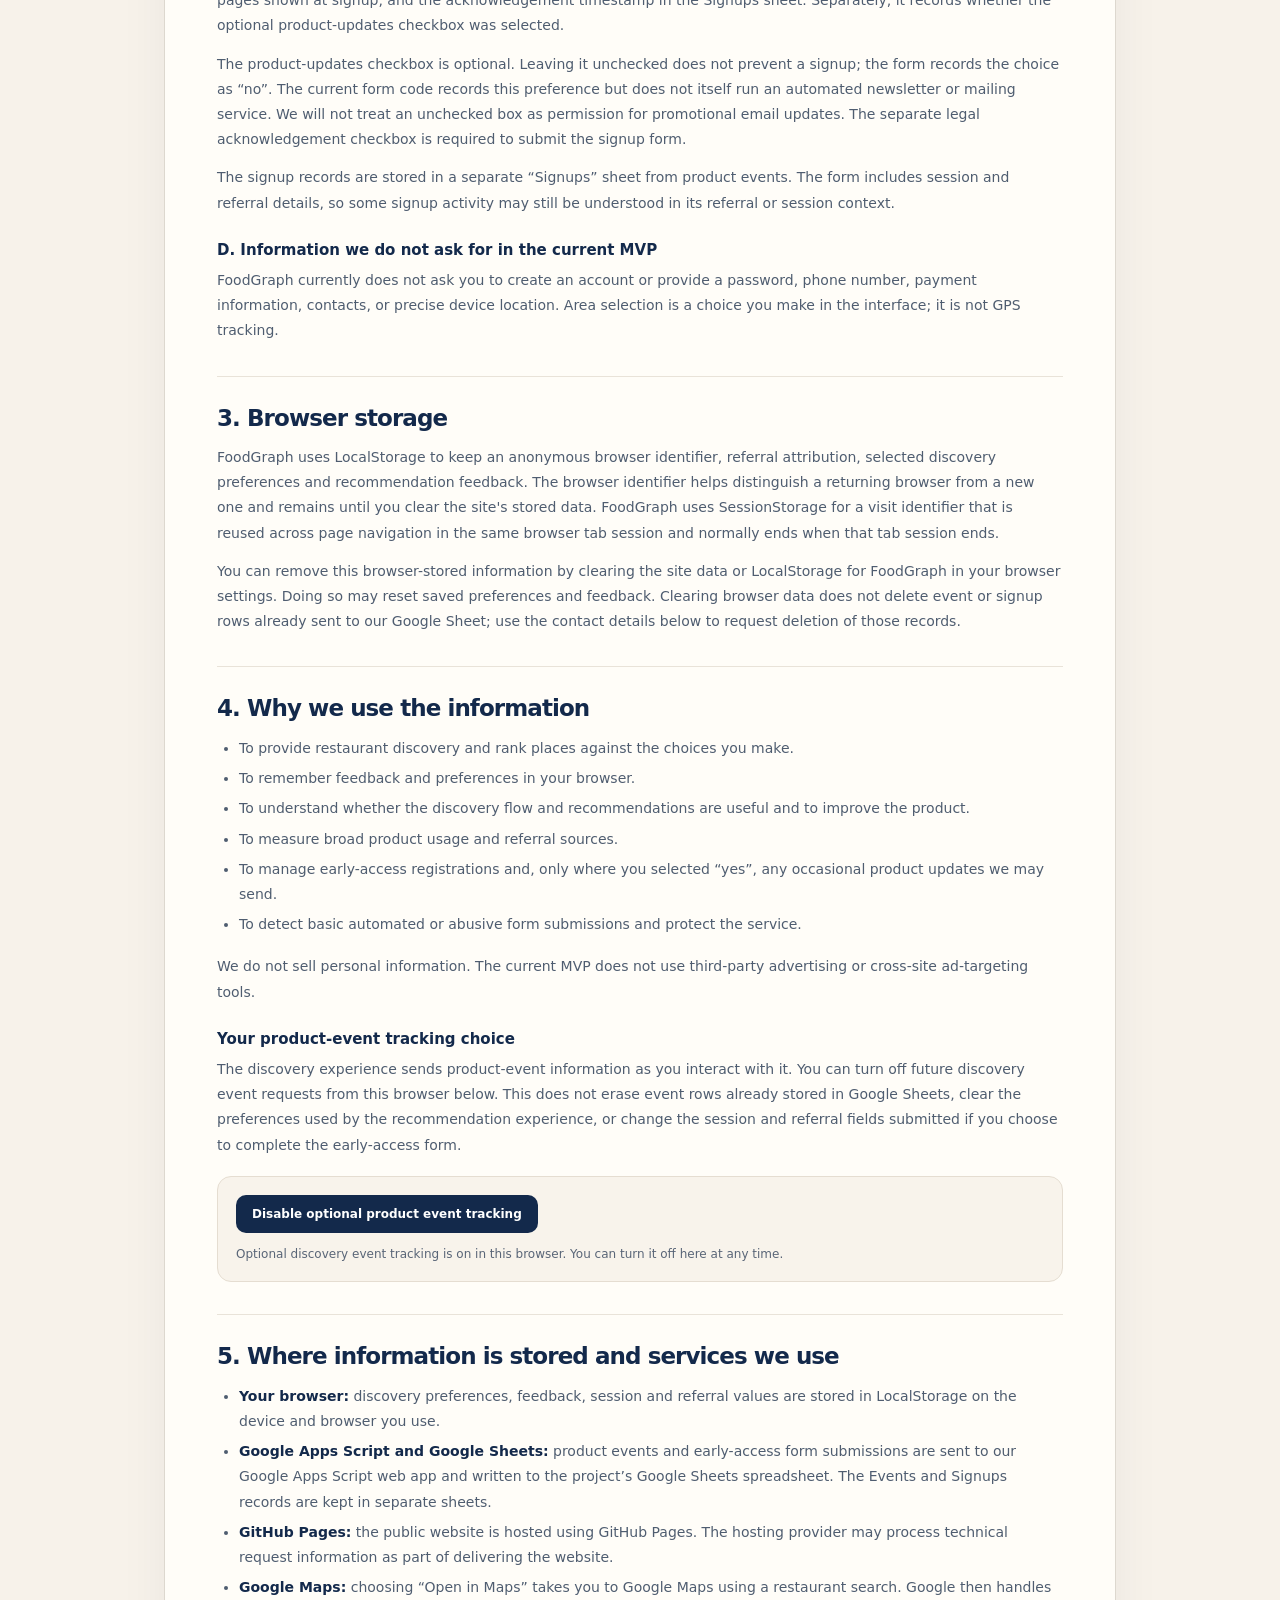
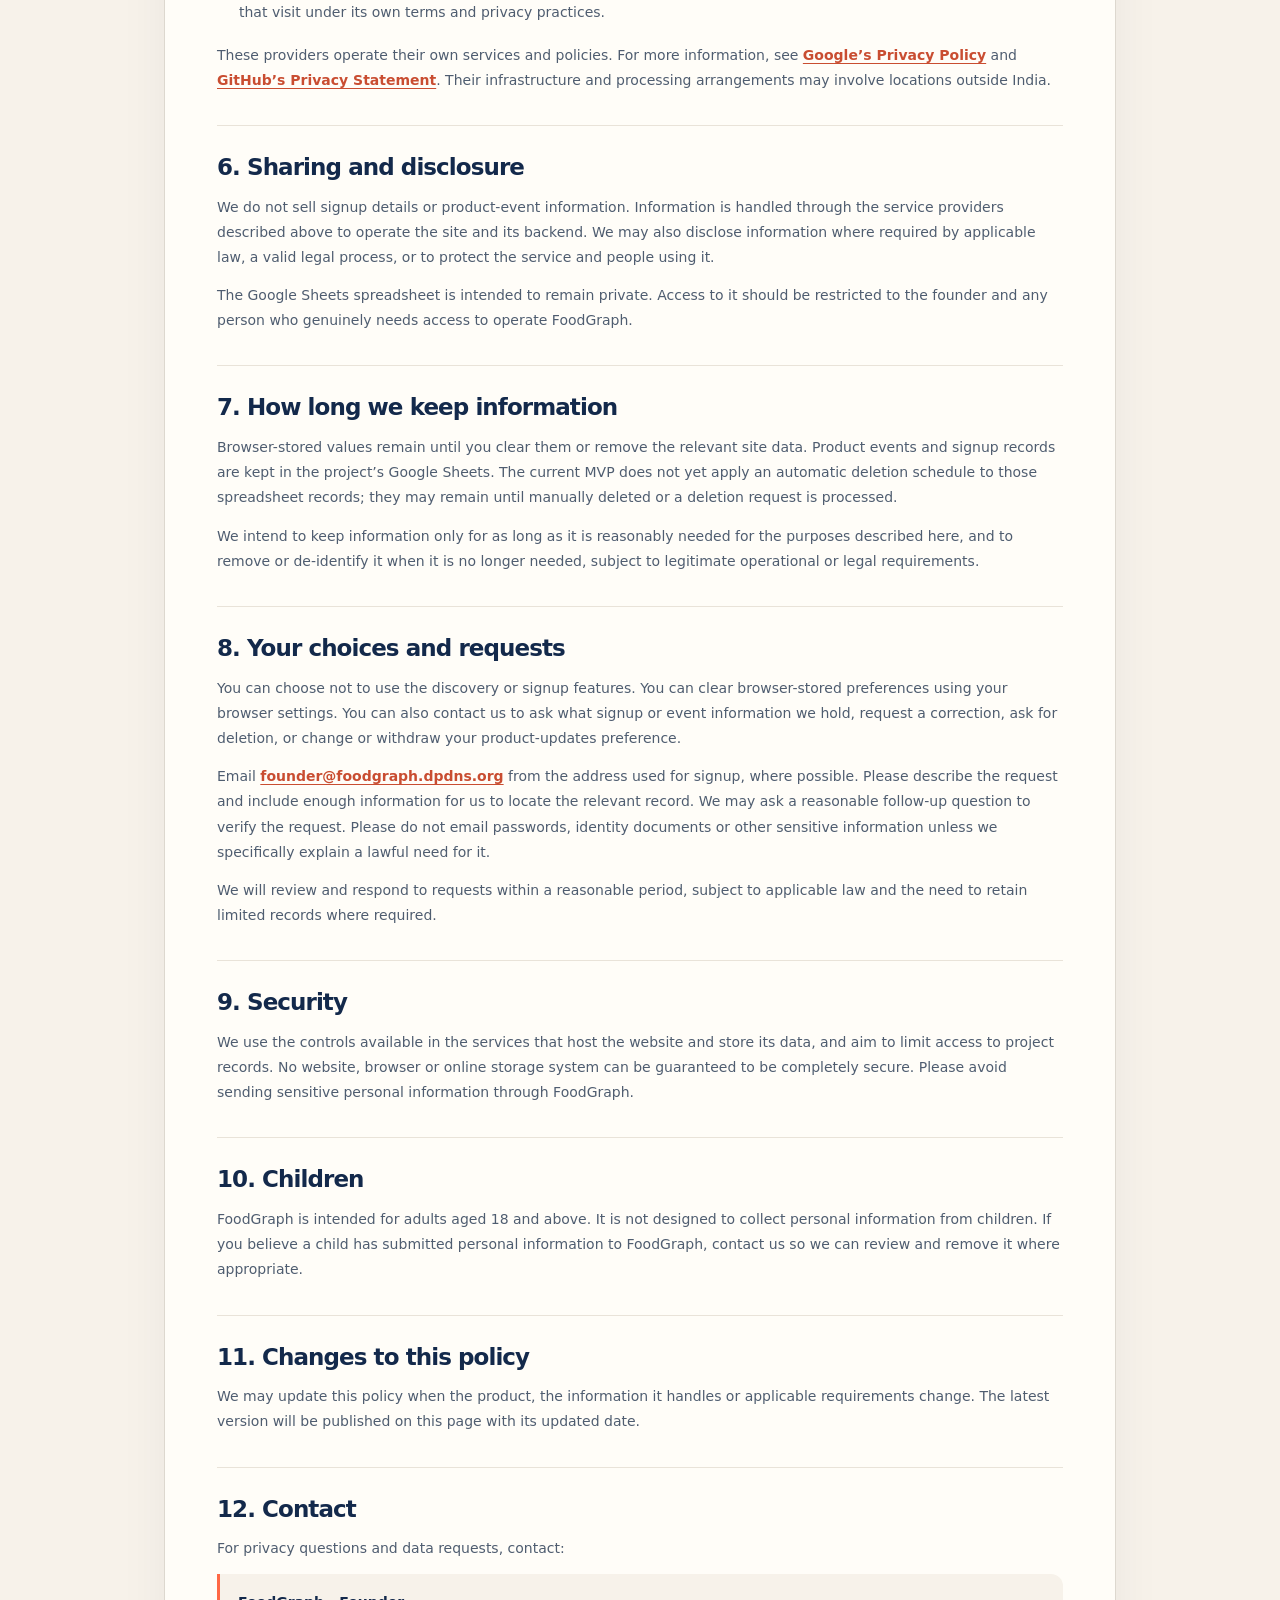
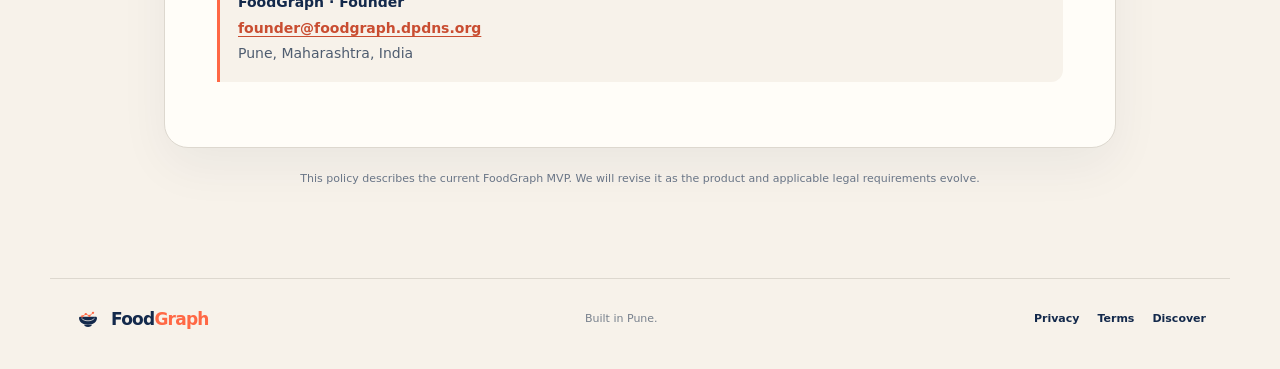
<file: privacy/index.html>
<!doctype html>
<html lang="en">
<head>
  <meta charset="utf-8">
  <meta name="viewport" content="width=device-width,initial-scale=1">
  <title>Privacy Policy | FoodGraph</title>
  <meta name="description" content="Learn what FoodGraph collects, how it is used, where it is stored and how to request access or deletion.">
  <link rel="icon" href="../assets/foodgraph-mark.svg">
  <link rel="stylesheet" href="../styles.css?v=20261109a">
  <link rel="stylesheet" href="../legal.css?v=20261109a">
</head>
<body class="marketing legal-body">
  <nav class="nav legal-nav">
    <a class="brand" href="../"><img src="../assets/foodgraph-mark.svg" alt=""><span><b>Food</b><strong>Graph</strong></span></a>
    <a class="navback" href="../">Back to FoodGraph</a>
  </nav>

  <main class="legal-wrap">
    <header class="legal-heading">
      <p class="eyebrow">FOODGRAPH · YOUR DATA, EXPLAINED</p>
      <h1>Privacy <em>Policy.</em></h1>
      <p class="legal-lede">This page explains what information the current FoodGraph website handles, why it is used, where it is stored and how you can contact us about it.</p>
      <div class="legal-meta"><span>Last updated: 9 November 2026</span><span>Applies to: foodgraph.dpdns.org and its FoodGraph pages</span></div>
    </header>

    <article class="legal-document">
      <section>
        <h2>1. Who operates FoodGraph</h2>
        <p>FoodGraph is a Pune-focused restaurant discovery product currently operated by its founder. It is an early-stage product, not a restaurant, booking service or food-delivery business.</p>
        <p>For privacy questions, access or correction requests, deletion requests, or questions about this policy, contact <a href="mailto:founder@foodgraph.dpdns.org?subject=FoodGraph%20privacy%20request">founder@foodgraph.dpdns.org</a>.</p>
      </section>

      <section>
        <h2>2. Information we handle</h2>
        <p>The current website works without an account. Depending on how you use it, FoodGraph may handle the following information:</p>
        <h3>A. Choices and feedback in the discovery experience</h3>
        <ul>
          <li>The Pune area you select.</li>
          <li>Cuisines and food preferences you select.</li>
          <li>Your selected budget range and dining vibe.</li>
          <li>Your responses to recommendations, such as “Useful” or “Not for me”, and the restaurant to which that feedback relates.</li>
        </ul>
        <p>These preferences and feedback signals are stored in your browser so that the discovery experience can remember your choices and adjust later recommendations.</p>

        <h3>B. Product events and referral information</h3>
        <p>When you use the discovery experience, the website can send event information to our Google Apps Script endpoint. Depending on the action, this may include:</p>
        <ul>
          <li>Event type, such as a visit start, page view, homepage discovery/signup CTA click, taste submission, result view, restaurant click or feedback action.</li>
          <li>An anonymous browser identifier that can link activity from the same browser across visits, plus a separate visit identifier for grouping actions within a tab session.</li>
          <li>The page or route you visited.</li>
          <li>Your selected area, cuisines, budget and vibes.</li>
          <li>Restaurant names and recommendation scores shown in a result list, or the restaurant you clicked or rated.</li>
          <li>Referral details, including referrer ID, source and campaign, where a referral link was used.</li>
        </ul>
        <p>We use this information to operate and evaluate the product, understand how people find FoodGraph and improve the recommendation experience. This identifier is not an account or password, but it can link event records from the same browser over time until its LocalStorage value is cleared.</p>

        <h3>C. Early-access signup</h3>
        <p>If you use the early-access form, we collect the name and email address you enter, an optional area, the timestamp of the submission, and the anonymous browser, visit and referral fields carried by the form (where available). The form also records the required acknowledgement of the Terms of Use and Privacy Policy as “yes”, the version of those legal pages shown at signup, and the acknowledgement timestamp in the Signups sheet. Separately, it records whether the optional product-updates checkbox was selected.</p>
        <p>The product-updates checkbox is optional. Leaving it unchecked does not prevent a signup; the form records the choice as “no”. The current form code records this preference but does not itself run an automated newsletter or mailing service. We will not treat an unchecked box as permission for promotional email updates. The separate legal acknowledgement checkbox is required to submit the signup form.</p>
        <p>The signup records are stored in a separate “Signups” sheet from product events. The form includes session and referral details, so some signup activity may still be understood in its referral or session context.</p>

        <h3>D. Information we do not ask for in the current MVP</h3>
        <p>FoodGraph currently does not ask you to create an account or provide a password, phone number, payment information, contacts, or precise device location. Area selection is a choice you make in the interface; it is not GPS tracking.</p>
      </section>

      <section>
        <h2>3. Browser storage</h2>
        <p>FoodGraph uses LocalStorage to keep an anonymous browser identifier, referral attribution, selected discovery preferences and recommendation feedback. The browser identifier helps distinguish a returning browser from a new one and remains until you clear the site's stored data. FoodGraph uses SessionStorage for a visit identifier that is reused across page navigation in the same browser tab session and normally ends when that tab session ends.</p>
        <p>You can remove this browser-stored information by clearing the site data or LocalStorage for FoodGraph in your browser settings. Doing so may reset saved preferences and feedback. Clearing browser data does not delete event or signup rows already sent to our Google Sheet; use the contact details below to request deletion of those records.</p>
      </section>

      <section>
        <h2>4. Why we use the information</h2>
        <ul>
          <li>To provide restaurant discovery and rank places against the choices you make.</li>
          <li>To remember feedback and preferences in your browser.</li>
          <li>To understand whether the discovery flow and recommendations are useful and to improve the product.</li>
          <li>To measure broad product usage and referral sources.</li>
          <li>To manage early-access registrations and, only where you selected “yes”, any occasional product updates we may send.</li>
          <li>To detect basic automated or abusive form submissions and protect the service.</li>
        </ul>
        <p>We do not sell personal information. The current MVP does not use third-party advertising or cross-site ad-targeting tools.</p>
        <h3>Your product-event tracking choice</h3>
        <p>The discovery experience sends product-event information as you interact with it. You can turn off future discovery event requests from this browser below. This does not erase event rows already stored in Google Sheets, clear the preferences used by the recommendation experience, or change the session and referral fields submitted if you choose to complete the early-access form.</p>
        <div class="legal-control">
          <button class="legal-action-button" id="analyticsToggle" type="button">Disable optional product event tracking</button>
          <p id="analyticsStatus" class="legal-control-status" role="status" aria-live="polite"></p>
        </div>
      </section>

      <section>
        <h2>5. Where information is stored and services we use</h2>
        <ul>
          <li><strong>Your browser:</strong> discovery preferences, feedback, session and referral values are stored in LocalStorage on the device and browser you use.</li>
          <li><strong>Google Apps Script and Google Sheets:</strong> product events and early-access form submissions are sent to our Google Apps Script web app and written to the project’s Google Sheets spreadsheet. The Events and Signups records are kept in separate sheets.</li>
          <li><strong>GitHub Pages:</strong> the public website is hosted using GitHub Pages. The hosting provider may process technical request information as part of delivering the website.</li>
          <li><strong>Google Maps:</strong> choosing “Open in Maps” takes you to Google Maps using a restaurant search. Google then handles that visit under its own terms and privacy practices.</li>
        </ul>
        <p>These providers operate their own services and policies. For more information, see <a href="https://policies.google.com/privacy" target="_blank" rel="noopener noreferrer">Google’s Privacy Policy</a> and <a href="https://docs.github.com/en/site-policy/privacy-policies/github-general-privacy-statement" target="_blank" rel="noopener noreferrer">GitHub’s Privacy Statement</a>. Their infrastructure and processing arrangements may involve locations outside India.</p>
      </section>

      <section>
        <h2>6. Sharing and disclosure</h2>
        <p>We do not sell signup details or product-event information. Information is handled through the service providers described above to operate the site and its backend. We may also disclose information where required by applicable law, a valid legal process, or to protect the service and people using it.</p>
        <p>The Google Sheets spreadsheet is intended to remain private. Access to it should be restricted to the founder and any person who genuinely needs access to operate FoodGraph.</p>
      </section>

      <section>
        <h2>7. How long we keep information</h2>
        <p>Browser-stored values remain until you clear them or remove the relevant site data. Product events and signup records are kept in the project’s Google Sheets. The current MVP does not yet apply an automatic deletion schedule to those spreadsheet records; they may remain until manually deleted or a deletion request is processed.</p>
        <p>We intend to keep information only for as long as it is reasonably needed for the purposes described here, and to remove or de-identify it when it is no longer needed, subject to legitimate operational or legal requirements.</p>
      </section>

      <section>
        <h2>8. Your choices and requests</h2>
        <p>You can choose not to use the discovery or signup features. You can clear browser-stored preferences using your browser settings. You can also contact us to ask what signup or event information we hold, request a correction, ask for deletion, or change or withdraw your product-updates preference.</p>
        <p>Email <a href="mailto:founder@foodgraph.dpdns.org?subject=FoodGraph%20data%20request">founder@foodgraph.dpdns.org</a> from the address used for signup, where possible. Please describe the request and include enough information for us to locate the relevant record. We may ask a reasonable follow-up question to verify the request. Please do not email passwords, identity documents or other sensitive information unless we specifically explain a lawful need for it.</p>
        <p>We will review and respond to requests within a reasonable period, subject to applicable law and the need to retain limited records where required.</p>
      </section>

      <section>
        <h2>9. Security</h2>
        <p>We use the controls available in the services that host the website and store its data, and aim to limit access to project records. No website, browser or online storage system can be guaranteed to be completely secure. Please avoid sending sensitive personal information through FoodGraph.</p>
      </section>

      <section>
        <h2>10. Children</h2>
        <p>FoodGraph is intended for adults aged 18 and above. It is not designed to collect personal information from children. If you believe a child has submitted personal information to FoodGraph, contact us so we can review and remove it where appropriate.</p>
      </section>

      <section>
        <h2>11. Changes to this policy</h2>
        <p>We may update this policy when the product, the information it handles or applicable requirements change. The latest version will be published on this page with its updated date.</p>
      </section>

      <section>
        <h2>12. Contact</h2>
        <p>For privacy questions and data requests, contact:</p>
        <p class="legal-contact"><strong>FoodGraph · Founder</strong><br><a href="mailto:founder@foodgraph.dpdns.org">founder@foodgraph.dpdns.org</a><br>Pune, Maharashtra, India</p>
      </section>
    </article>
    <p class="legal-bottom-note">This policy describes the current FoodGraph MVP. We will revise it as the product and applicable legal requirements evolve.</p>
  </main>

  <footer class="legal-footer">
    <a class="brand" href="../"><img src="../assets/foodgraph-mark.svg" alt=""><span><b>Food</b><strong>Graph</strong></span></a>
    <span>Built in Pune.</span>
    <div class="legal-footer-links"><a href="../privacy/">Privacy</a><a href="../terms/">Terms</a><a href="../discover/">Discover</a></div>
  </footer>
  <script>
    (function () {
      const key = "foodgraph_analytics_opt_out";
      const button = document.getElementById("analyticsToggle");
      const status = document.getElementById("analyticsStatus");
      if (!button || !status) return;
      function render() {
        try {
          const disabled = localStorage.getItem(key) === "yes";
          button.textContent = disabled ? "Enable optional product event tracking" : "Disable optional product event tracking";
          button.setAttribute("aria-pressed", String(disabled));
          status.textContent = disabled
            ? "Optional discovery event tracking is off in this browser. Your locally stored preferences still work."
            : "Optional discovery event tracking is on in this browser. You can turn it off here at any time.";
        } catch (_) {
          button.disabled = true;
          status.textContent = "This browser does not allow FoodGraph to save the tracking preference.";
        }
      }
      button.addEventListener("click", function () {
        try {
          if (localStorage.getItem(key) === "yes") localStorage.removeItem(key);
          else localStorage.setItem(key, "yes");
          render();
        } catch (_) {
          status.textContent = "This browser does not allow FoodGraph to save the tracking preference.";
        }
      });
      render();
    })();
  </script>
</body>
</html>
</file>
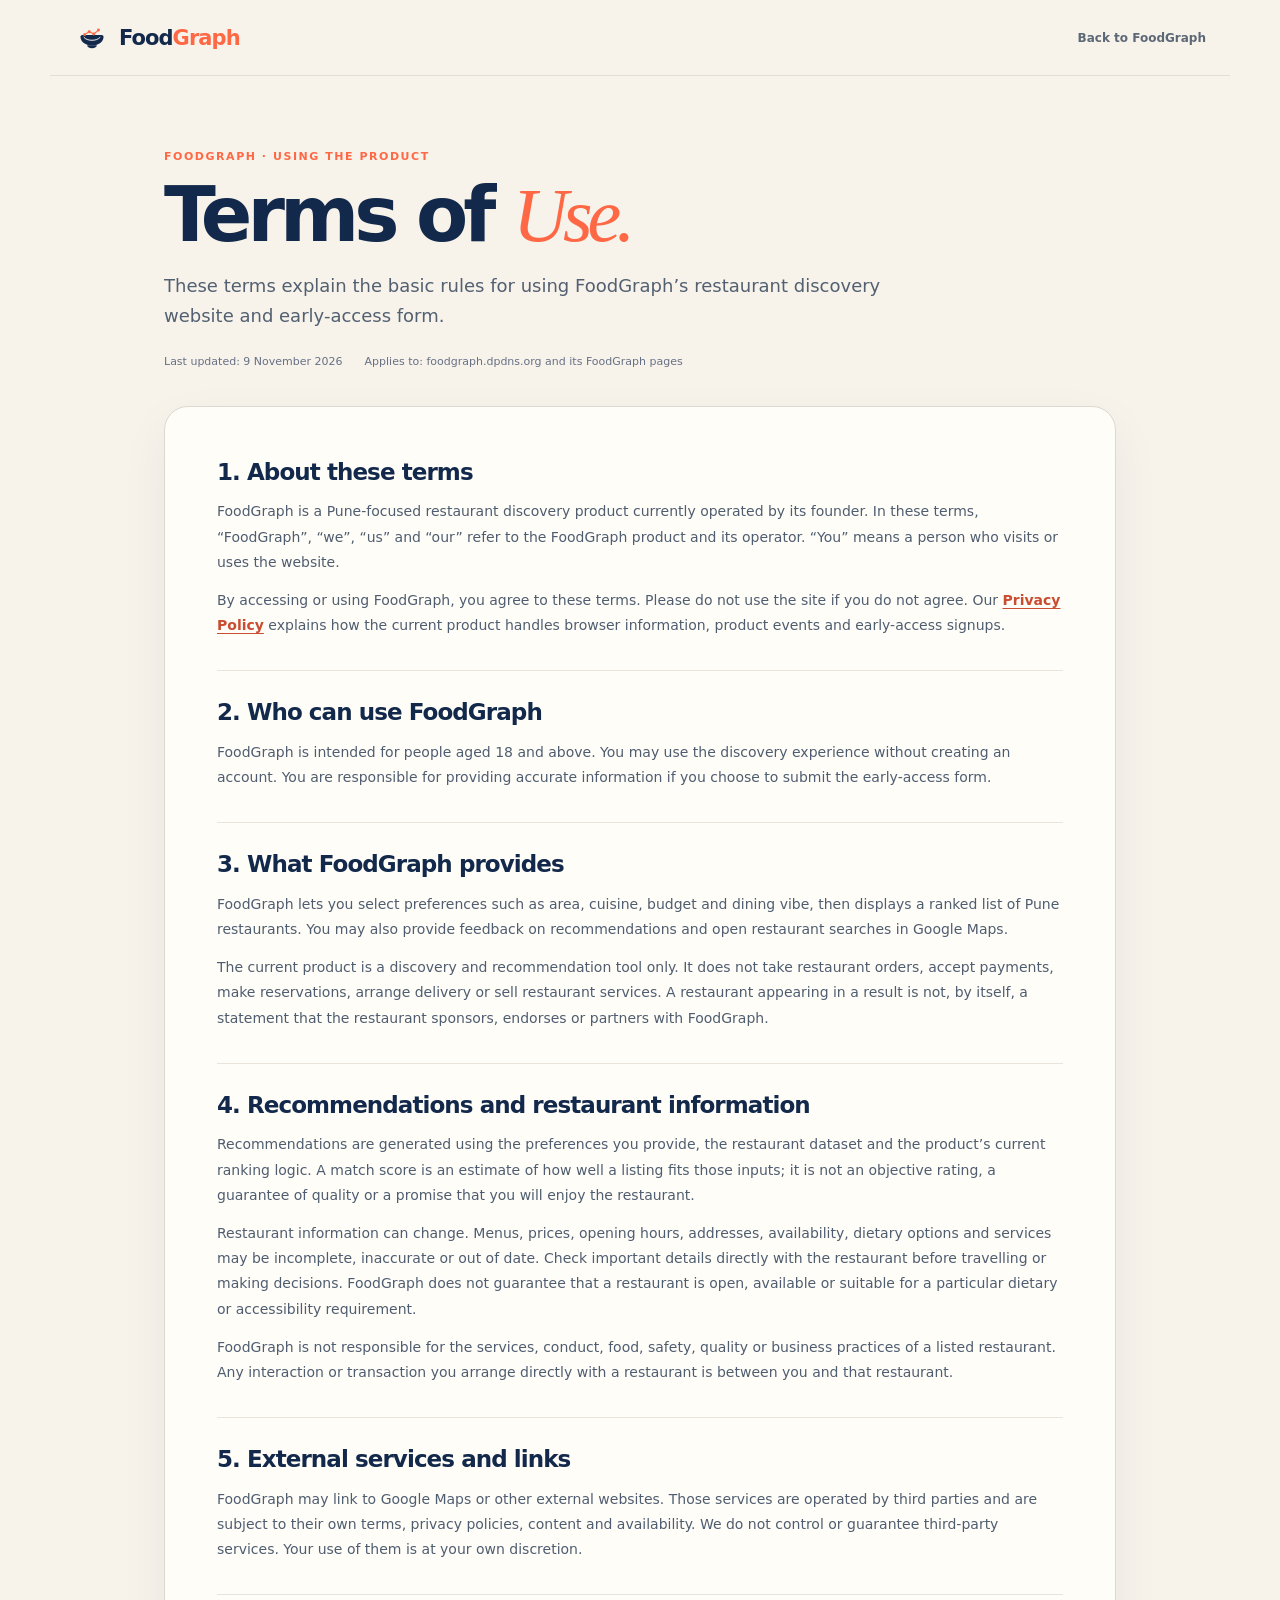
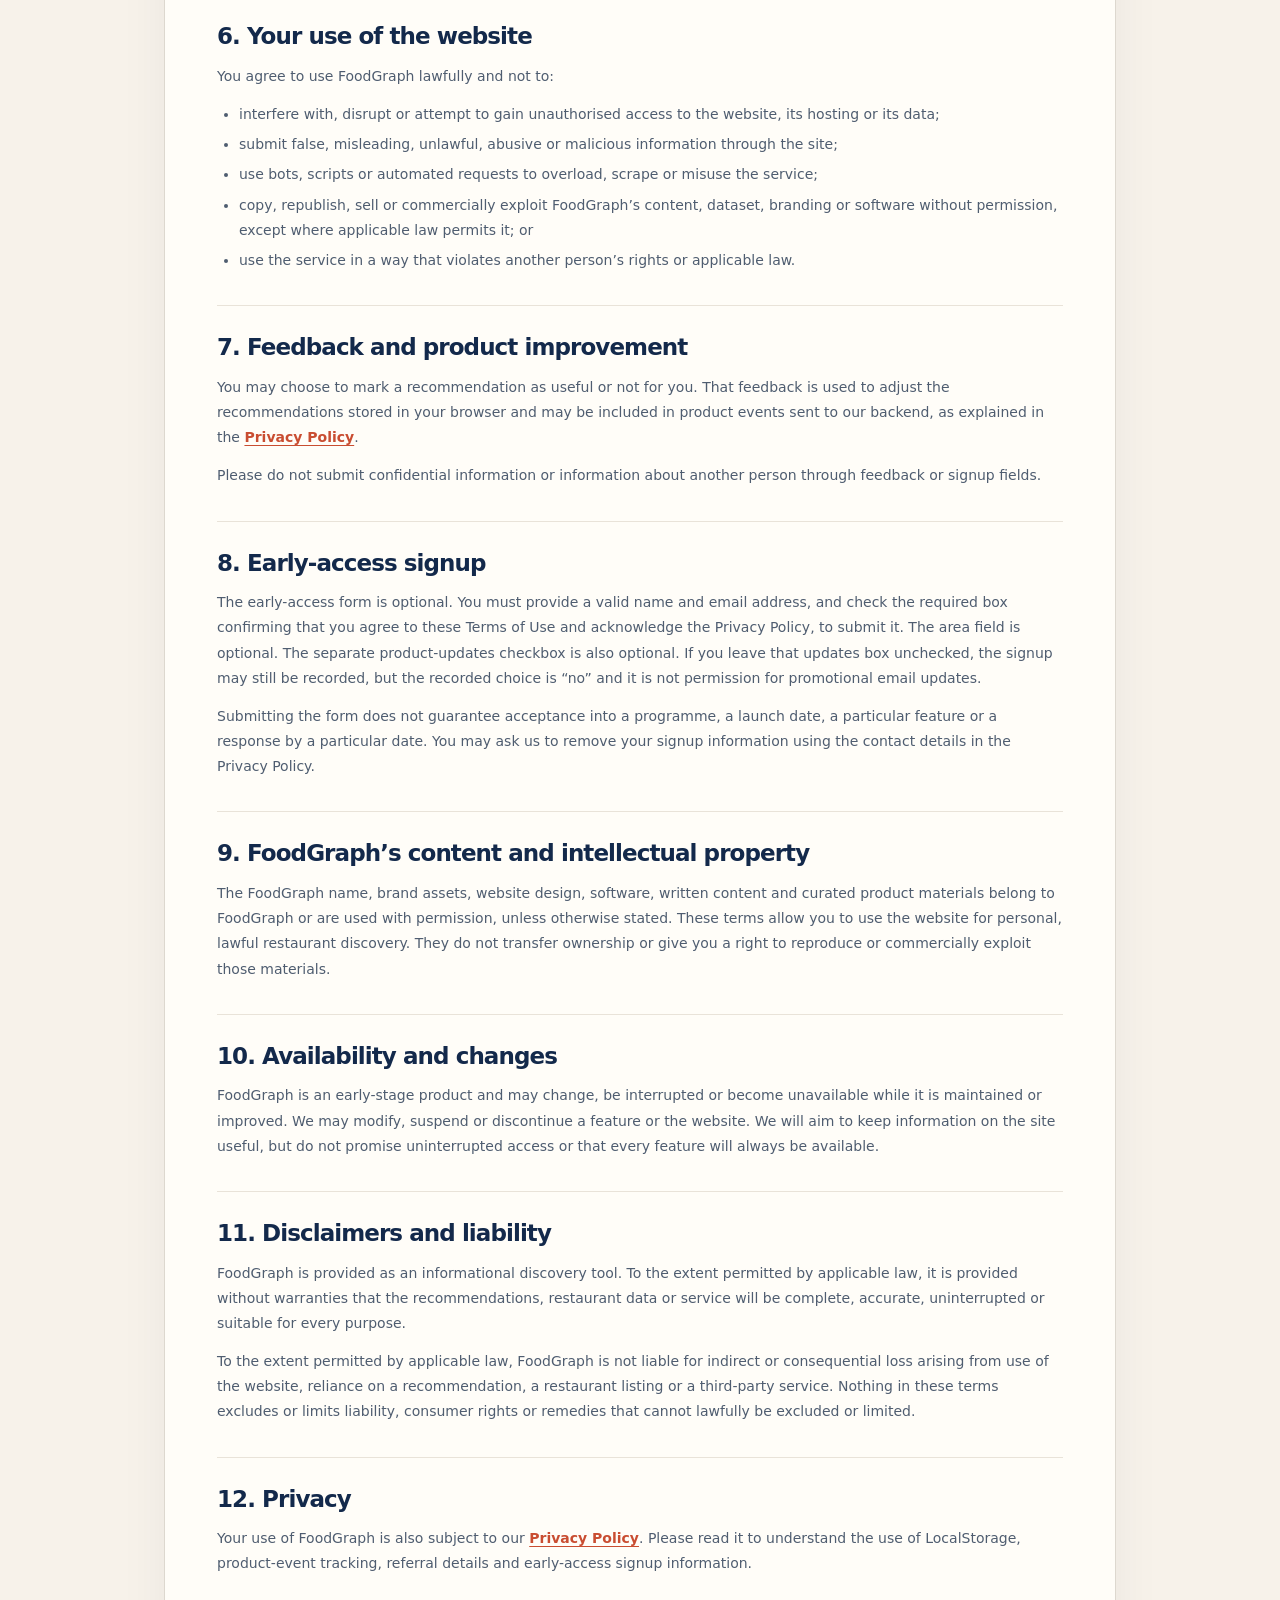
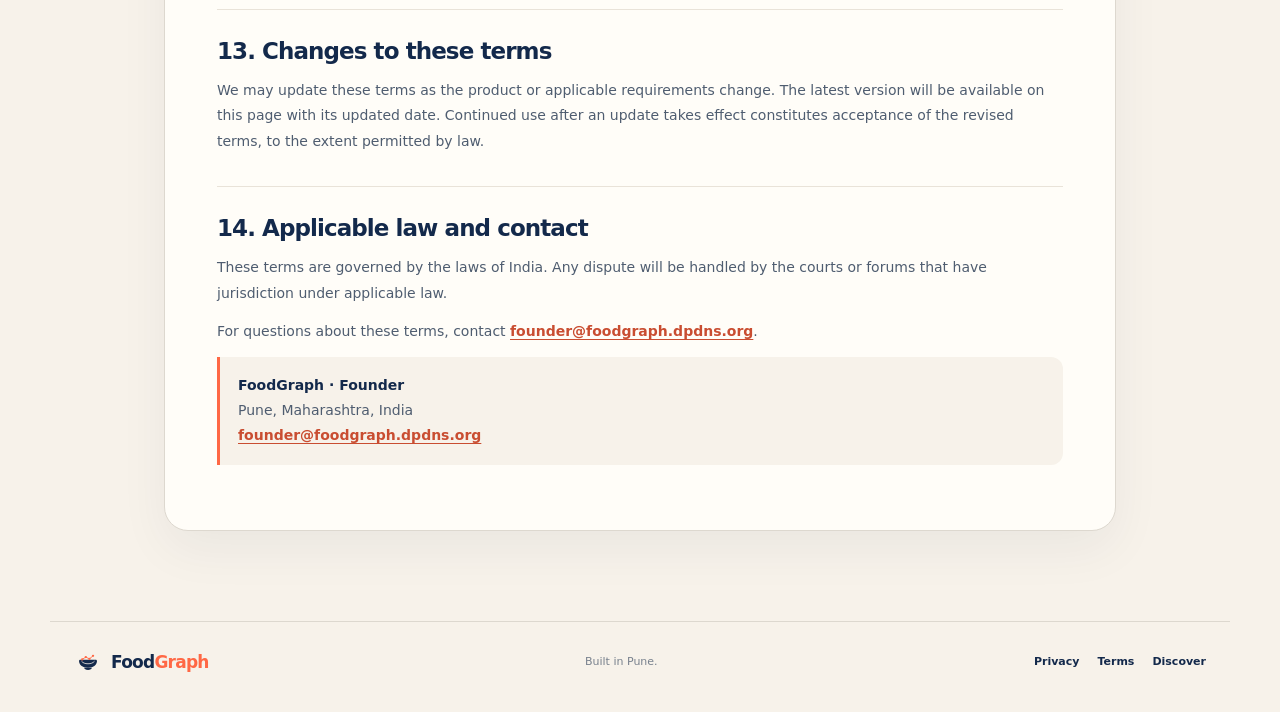
<file: terms/index.html>
<!doctype html>
<html lang="en">
<head>
  <meta charset="utf-8">
  <meta name="viewport" content="width=device-width,initial-scale=1">
  <title>Terms of Use | FoodGraph</title>
  <meta name="description" content="Read the terms for using FoodGraph’s restaurant discovery website.">
  <link rel="icon" href="../assets/foodgraph-mark.svg">
  <link rel="stylesheet" href="../styles.css?v=20261109a">
  <link rel="stylesheet" href="../legal.css?v=20261109a">
</head>
<body class="marketing legal-body">
  <nav class="nav legal-nav">
    <a class="brand" href="../"><img src="../assets/foodgraph-mark.svg" alt=""><span><b>Food</b><strong>Graph</strong></span></a>
    <a class="navback" href="../">Back to FoodGraph</a>
  </nav>

  <main class="legal-wrap">
    <header class="legal-heading">
      <p class="eyebrow">FOODGRAPH · USING THE PRODUCT</p>
      <h1>Terms of <em>Use.</em></h1>
      <p class="legal-lede">These terms explain the basic rules for using FoodGraph’s restaurant discovery website and early-access form.</p>
      <div class="legal-meta"><span>Last updated: 9 November 2026</span><span>Applies to: foodgraph.dpdns.org and its FoodGraph pages</span></div>
    </header>

    <article class="legal-document">
      <section>
        <h2>1. About these terms</h2>
        <p>FoodGraph is a Pune-focused restaurant discovery product currently operated by its founder. In these terms, “FoodGraph”, “we”, “us” and “our” refer to the FoodGraph product and its operator. “You” means a person who visits or uses the website.</p>
        <p>By accessing or using FoodGraph, you agree to these terms. Please do not use the site if you do not agree. Our <a href="../privacy/">Privacy Policy</a> explains how the current product handles browser information, product events and early-access signups.</p>
      </section>

      <section>
        <h2>2. Who can use FoodGraph</h2>
        <p>FoodGraph is intended for people aged 18 and above. You may use the discovery experience without creating an account. You are responsible for providing accurate information if you choose to submit the early-access form.</p>
      </section>

      <section>
        <h2>3. What FoodGraph provides</h2>
        <p>FoodGraph lets you select preferences such as area, cuisine, budget and dining vibe, then displays a ranked list of Pune restaurants. You may also provide feedback on recommendations and open restaurant searches in Google Maps.</p>
        <p>The current product is a discovery and recommendation tool only. It does not take restaurant orders, accept payments, make reservations, arrange delivery or sell restaurant services. A restaurant appearing in a result is not, by itself, a statement that the restaurant sponsors, endorses or partners with FoodGraph.</p>
      </section>

      <section>
        <h2>4. Recommendations and restaurant information</h2>
        <p>Recommendations are generated using the preferences you provide, the restaurant dataset and the product’s current ranking logic. A match score is an estimate of how well a listing fits those inputs; it is not an objective rating, a guarantee of quality or a promise that you will enjoy the restaurant.</p>
        <p>Restaurant information can change. Menus, prices, opening hours, addresses, availability, dietary options and services may be incomplete, inaccurate or out of date. Check important details directly with the restaurant before travelling or making decisions. FoodGraph does not guarantee that a restaurant is open, available or suitable for a particular dietary or accessibility requirement.</p>
        <p>FoodGraph is not responsible for the services, conduct, food, safety, quality or business practices of a listed restaurant. Any interaction or transaction you arrange directly with a restaurant is between you and that restaurant.</p>
      </section>

      <section>
        <h2>5. External services and links</h2>
        <p>FoodGraph may link to Google Maps or other external websites. Those services are operated by third parties and are subject to their own terms, privacy policies, content and availability. We do not control or guarantee third-party services. Your use of them is at your own discretion.</p>
      </section>

      <section>
        <h2>6. Your use of the website</h2>
        <p>You agree to use FoodGraph lawfully and not to:</p>
        <ul>
          <li>interfere with, disrupt or attempt to gain unauthorised access to the website, its hosting or its data;</li>
          <li>submit false, misleading, unlawful, abusive or malicious information through the site;</li>
          <li>use bots, scripts or automated requests to overload, scrape or misuse the service;</li>
          <li>copy, republish, sell or commercially exploit FoodGraph’s content, dataset, branding or software without permission, except where applicable law permits it; or</li>
          <li>use the service in a way that violates another person’s rights or applicable law.</li>
        </ul>
      </section>

      <section>
        <h2>7. Feedback and product improvement</h2>
        <p>You may choose to mark a recommendation as useful or not for you. That feedback is used to adjust the recommendations stored in your browser and may be included in product events sent to our backend, as explained in the <a href="../privacy/">Privacy Policy</a>.</p>
        <p>Please do not submit confidential information or information about another person through feedback or signup fields.</p>
      </section>

      <section>
        <h2>8. Early-access signup</h2>
        <p>The early-access form is optional. You must provide a valid name and email address, and check the required box confirming that you agree to these Terms of Use and acknowledge the Privacy Policy, to submit it. The area field is optional. The separate product-updates checkbox is also optional. If you leave that updates box unchecked, the signup may still be recorded, but the recorded choice is “no” and it is not permission for promotional email updates.</p>
        <p>Submitting the form does not guarantee acceptance into a programme, a launch date, a particular feature or a response by a particular date. You may ask us to remove your signup information using the contact details in the Privacy Policy.</p>
      </section>

      <section>
        <h2>9. FoodGraph’s content and intellectual property</h2>
        <p>The FoodGraph name, brand assets, website design, software, written content and curated product materials belong to FoodGraph or are used with permission, unless otherwise stated. These terms allow you to use the website for personal, lawful restaurant discovery. They do not transfer ownership or give you a right to reproduce or commercially exploit those materials.</p>
      </section>

      <section>
        <h2>10. Availability and changes</h2>
        <p>FoodGraph is an early-stage product and may change, be interrupted or become unavailable while it is maintained or improved. We may modify, suspend or discontinue a feature or the website. We will aim to keep information on the site useful, but do not promise uninterrupted access or that every feature will always be available.</p>
      </section>

      <section>
        <h2>11. Disclaimers and liability</h2>
        <p>FoodGraph is provided as an informational discovery tool. To the extent permitted by applicable law, it is provided without warranties that the recommendations, restaurant data or service will be complete, accurate, uninterrupted or suitable for every purpose.</p>
        <p>To the extent permitted by applicable law, FoodGraph is not liable for indirect or consequential loss arising from use of the website, reliance on a recommendation, a restaurant listing or a third-party service. Nothing in these terms excludes or limits liability, consumer rights or remedies that cannot lawfully be excluded or limited.</p>
      </section>

      <section>
        <h2>12. Privacy</h2>
        <p>Your use of FoodGraph is also subject to our <a href="../privacy/">Privacy Policy</a>. Please read it to understand the use of LocalStorage, product-event tracking, referral details and early-access signup information.</p>
      </section>

      <section>
        <h2>13. Changes to these terms</h2>
        <p>We may update these terms as the product or applicable requirements change. The latest version will be available on this page with its updated date. Continued use after an update takes effect constitutes acceptance of the revised terms, to the extent permitted by law.</p>
      </section>

      <section>
        <h2>14. Applicable law and contact</h2>
        <p>These terms are governed by the laws of India. Any dispute will be handled by the courts or forums that have jurisdiction under applicable law.</p>
        <p>For questions about these terms, contact <a href="mailto:founder@foodgraph.dpdns.org?subject=FoodGraph%20terms%20question">founder@foodgraph.dpdns.org</a>.</p>
        <p class="legal-contact"><strong>FoodGraph · Founder</strong><br>Pune, Maharashtra, India<br><a href="mailto:founder@foodgraph.dpdns.org">founder@foodgraph.dpdns.org</a></p>
      </section>
    </article>
  </main>

  <footer class="legal-footer">
    <a class="brand" href="../"><img src="../assets/foodgraph-mark.svg" alt=""><span><b>Food</b><strong>Graph</strong></span></a>
    <span>Built in Pune.</span>
    <div class="legal-footer-links"><a href="../privacy/">Privacy</a><a href="../terms/">Terms</a><a href="../discover/">Discover</a></div>
  </footer>
</body>
</html>
</file>
<file: styles.css>
:root{--cream:#f7f2ea;--paper:#fffdf8;--ink:#13294b;--coral:#ff6845;--muted:#667085;--line:#ddd8cf;--dark:#101b2b;--dark2:#17263b;--white:#fff;--max:1180px}
*{box-sizing:border-box}html{scroll-behavior:smooth}body{margin:0;background:#f3eee6;color:var(--ink);font-family:Inter,ui-sans-serif,system-ui,-apple-system,BlinkMacSystemFont,"Segoe UI",sans-serif;-webkit-font-smoothing:antialiased}a{text-decoration:none;color:inherit}button,input,select{font:inherit}.nav{height:76px;max-width:var(--max);margin:auto;padding:0 24px;display:flex;align-items:center;justify-content:space-between;gap:24px}.brand{display:inline-flex;align-items:center;gap:9px;font-size:21px;letter-spacing:-.045em;font-weight:850}.brand img{width:36px;height:36px}.brand b{font-weight:850}.brand strong{color:var(--coral);font-weight:850}.navlinks{display:flex;gap:28px;font-size:13px;color:#5e6877}.navlinks a:hover{color:var(--ink)}.navcta,.primary{display:inline-flex;align-items:center;justify-content:center;gap:10px;background:var(--ink);color:white;border-radius:999px;padding:12px 18px;font-size:13px;font-weight:800;box-shadow:0 8px 22px rgba(19,41,75,.13)}.navcta span,.primary span{color:#ff9a7e}.hero-marketing{max-width:var(--max);margin:auto;padding:72px 24px 92px;display:grid;grid-template-columns:1.02fr .98fr;gap:60px;align-items:center}.hero-copy{padding:10px 0}.eyebrow{font-size:11px;font-weight:850;letter-spacing:.14em;color:var(--coral);margin:0 0 20px}.hero-copy h1{font-size:clamp(52px,7vw,88px);line-height:.92;letter-spacing:-.065em;margin:0 0 25px;max-width:650px}.hero-lede{font-size:20px;line-height:1.55;color:#526071;max-width:580px;margin:0 0 30px}.hero-actions{display:flex;align-items:center;gap:20px}.secondary{font-size:13px;font-weight:800;color:#4f5d70}.proof-row{display:flex;flex-wrap:wrap;gap:17px;margin-top:28px;font-size:11px;color:#6b7480}.proof-row i{display:inline-block;width:6px;height:6px;background:var(--coral);border-radius:50%;margin-right:7px}.hero-product{display:flex;justify-content:flex-end}.window{width:min(100%,500px);background:var(--dark);border-radius:26px;padding:16px;box-shadow:0 30px 70px rgba(19,41,75,.23);transform:rotate(1deg)}.windowbar{display:flex;justify-content:space-between;color:#8291a7;font-size:10px;padding:3px 5px 16px}.taste-head{display:flex;justify-content:space-between;align-items:end;padding:12px 10px 18px;color:white}.taste-head small{color:#ff876a;font-size:9px;letter-spacing:.14em;font-weight:800}.taste-head h2{font-size:24px;letter-spacing:-.045em;margin:5px 0 0}.mini-location{font-size:10px;border:1px solid #34455d;padding:7px 9px;border-radius:999px;color:#9eacbd}.preview-card{display:grid;grid-template-columns:28px 1fr auto;gap:10px;align-items:start;background:#17263b;border:1px solid #2a3b52;border-radius:15px;padding:15px;margin-top:8px;color:white}.preview-card.featured{border-color:#d55b40;box-shadow:inset 3px 0 var(--coral)}.preview-number{font-size:10px;color:#6f8096;padding-top:3px}.preview-name{font-size:15px;font-weight:800}.preview-meta{font-size:10px;color:#8999ad;margin-top:3px}.preview-tags{display:flex;gap:5px;margin-top:9px}.preview-tags span{font-size:8px;color:#b5c0cf;border:1px solid #35475f;border-radius:999px;padding:4px 6px}.fit{text-align:right}.fit b{display:block;color:#ff8569;font-size:18px}.fit small{font-size:8px;color:#7f90a5}.learning-note{display:flex;gap:10px;align-items:center;margin:12px 4px 2px;padding:12px;border-radius:13px;background:#fff8f4;color:#17263b}.learning-note>span{width:28px;height:28px;border-radius:50%;background:var(--coral);color:white;display:grid;place-items:center}.learning-note b{display:block;font-size:10px}.learning-note small{font-size:9px;color:#667085}.ticker{border-top:1px solid #d8d1c6;border-bottom:1px solid #d8d1c6;padding:16px 24px;display:flex;justify-content:center;gap:18px;flex-wrap:wrap;font-size:9px;letter-spacing:.1em;font-weight:800;color:#7b8490}.ticker strong{color:var(--ink)}.ticker b{color:var(--coral)}.section{max-width:var(--max);margin:auto;padding:110px 24px}.section-label{font-size:10px;font-weight:850;letter-spacing:.15em;color:var(--coral);margin-bottom:35px}.section-grid{display:grid;grid-template-columns:1fr 1fr;gap:70px}.section h2,.vision-head h2{font-size:clamp(38px,5vw,62px);line-height:.98;letter-spacing:-.06em;margin:0;max-width:600px}.copy{font-size:17px;line-height:1.7;color:#596577;max-width:510px}.copy p{margin:0 0 18px}.copy em{color:var(--ink);font-style:normal;font-weight:750}.comparison{display:grid;grid-template-columns:1fr 70px 1fr;align-items:center;margin-top:65px}.compare-card{padding:28px;border-radius:20px;border:1px solid var(--line);background:#f0ebe3}.compare-card.active{background:var(--ink);color:white;border-color:var(--ink);box-shadow:0 20px 50px rgba(19,41,75,.16)}.compare-card span{font-size:9px;letter-spacing:.13em;font-weight:850;color:#8c8d8e}.compare-card.active span{color:#ff8569}.compare-card b{display:block;font-size:23px;letter-spacing:-.04em;margin:14px 0 7px}.compare-card p{margin:0;font-size:11px;color:#7b8490}.compare-card.active p{color:#aab5c4}.compare-arrow{text-align:center;font-size:25px;color:var(--coral)}.how{padding-top:50px}.steps{display:grid;grid-template-columns:repeat(3,1fr);gap:16px;margin-top:65px}.steps article{background:#fffdf8;border:1px solid var(--line);border-radius:20px;padding:28px;min-height:220px}.steps span{font-size:10px;color:var(--coral);font-weight:850}.steps h3{font-size:22px;letter-spacing:-.035em;margin:42px 0 10px}.steps p{font-size:13px;line-height:1.65;color:#667085;margin:0}.signal-card{margin-top:20px;border-radius:28px;background:var(--dark);color:white;display:grid;grid-template-columns:.8fr 1.2fr;overflow:hidden}.signal-left{padding:45px}.signal-kicker{font-size:9px;letter-spacing:.14em;color:#ff8569;font-weight:850}.signal-left h2{font-size:39px;line-height:1.02;margin:20px 0}.signal-left p{font-size:13px;line-height:1.65;color:#9aa7b8;max-width:340px}.signal-flow{padding:45px;display:grid;grid-template-columns:1fr 1fr;gap:12px;background:#14243a}.signal-flow>div{border:1px solid #30435a;border-radius:17px;padding:20px}.signal-flow span{font-size:9px;color:#ff8569;font-weight:850}.signal-flow b{display:block;margin-top:22px;font-size:18px}.signal-flow small{display:block;color:#8594a8;font-size:10px;margin-top:4px}.signal-flow .result{background:#fff8f4;color:var(--ink);border:0}.vision{padding-bottom:80px}.vision-head{display:grid;grid-template-columns:1.2fr .8fr;gap:70px}.vision-head p{font-size:17px;line-height:1.65;color:#657184;margin:0;max-width:390px}.vision-grid{display:grid;grid-template-columns:repeat(4,1fr);gap:1px;margin-top:60px;background:#d6d0c5;border:1px solid #d6d0c5}.vision-grid>div{background:#f3eee6;padding:25px;min-height:180px}.vision-grid span{font-size:9px;letter-spacing:.12em;color:var(--coral);font-weight:850}.vision-grid b{display:block;font-size:22px;margin:35px 0 8px;letter-spacing:-.03em}.vision-grid p{font-size:11px;line-height:1.6;color:#687383;margin:0}.final-cta{background:var(--dark);color:white;text-align:center;padding:100px 24px}.final-cta h2{font-size:clamp(43px,6vw,70px);line-height:.96;letter-spacing:-.06em;margin:0 auto 35px}.final-cta p:last-child{color:#8998ab;font-size:11px;margin-top:18px}footer{max-width:var(--max);margin:auto;padding:26px 24px 36px;display:flex;align-items:center;justify-content:space-between;gap:20px;font-size:11px;color:#78818d}footer .brand{color:var(--ink);font-size:17px}footer .brand img{width:28px;height:28px}footer a:last-child{font-weight:800;color:var(--ink)}
.app-nav{max-width:1080px}.app-nav-center{font-size:10px;letter-spacing:.08em;text-transform:uppercase;font-weight:800;color:#7a8491}.live-dot{display:inline-block;width:6px;height:6px;border-radius:50%;background:var(--coral);margin-right:7px}.navback{font-size:12px;font-weight:800;color:#5d6877}.discover-wrap{max-width:1080px;margin:auto;padding:60px 24px 100px}.discover-intro{display:grid;grid-template-columns:1fr 300px;gap:80px;align-items:center;padding-bottom:45px}.discover-intro h1{font-size:clamp(46px,6vw,72px);line-height:.94;letter-spacing:-.06em;margin:0 0 18px}.discover-intro>div>p:last-child{font-size:15px;line-height:1.6;color:#687383;max-width:500px}.taste-orbit{height:240px;width:240px;border:1px solid #d6d0c6;border-radius:50%;position:relative;margin:auto}.taste-orbit:before,.taste-orbit:after{content:"";position:absolute;inset:32px;border:1px dashed #d0c9bd;border-radius:50%}.taste-orbit:after{inset:78px;border-style:solid}.orbit-center{position:absolute;left:50%;top:50%;transform:translate(-50%,-50%);width:58px;height:58px;border-radius:50%;background:var(--ink);color:white;display:grid;place-items:center;font-size:11px;font-weight:850;z-index:2}.taste-orbit>span{position:absolute;background:var(--cream);padding:5px 7px;border:1px solid #d6d0c6;border-radius:999px;font-size:9px;font-weight:800;z-index:3}.taste-orbit>span:nth-child(2){top:12px;left:94px}.taste-orbit>span:nth-child(3){right:2px;top:110px}.taste-orbit>span:nth-child(4){bottom:18px;left:91px}.taste-orbit>span:nth-child(5){left:2px;top:110px}.discover-card{max-width:760px;margin:auto;background:var(--dark);color:white;border-radius:28px;padding:30px;box-shadow:0 30px 80px rgba(19,41,75,.18)}.discover-card .progress{color:#8d9aad}.progress{display:flex;justify-content:space-between;font-size:11px;font-weight:750;margin-bottom:15px}.progress-bar{height:4px;background:#26364b;border-radius:99px;overflow:hidden;margin-bottom:25px}.progress-fill{height:100%;width:25%;background:var(--coral);border-radius:99px}.discover-card .field{margin-bottom:28px}.discover-card label{display:block;font-size:15px;font-weight:800;margin-bottom:10px}.discover-card .hint{font-size:11px;color:#8e9bac;margin:-3px 0 12px}.select-wrap select,.area-select{appearance:none;width:100%;padding:14px;border-radius:13px}.discover-card select,.discover-card .range-box{background:#0d1929;border:1px solid #2d4057;color:white}.range-box{padding:16px;border-radius:15px}.range-top{display:flex;justify-content:space-between}.range-value{font-weight:800}.range-note{font-size:11px;color:#8a98aa}.range input{width:100%;accent-color:var(--coral)}.range{display:flex;justify-content:space-between;color:#77879c;font-size:10px;margin-top:8px}.chips{display:flex;flex-wrap:wrap;gap:8px}.chip{border:1px solid #304259;background:#16263b;color:#cbd4df;padding:10px 13px;border-radius:999px;cursor:pointer;font-size:12px;font-weight:700}.chip:hover{background:#203149}.chip.selected{background:#fff;color:var(--ink);border-color:#fff}.discover-card button[type=submit]{width:100%;border:0;border-radius:14px;background:var(--coral);color:white;padding:16px;font-size:14px;font-weight:850;cursor:pointer}.micro{text-align:center;color:#748398;font-size:10px}.results{max-width:760px;margin:25px auto 0}.results .card{background:var(--dark);color:white;border-radius:28px;padding:25px}.result-head{display:flex;justify-content:space-between;gap:15px;align-items:end;margin-bottom:15px}.result-kicker{font-size:9px;color:#ff8569;text-transform:uppercase;letter-spacing:.13em;font-weight:850}.result-title{font-size:29px;font-weight:850;letter-spacing:-.045em;margin:5px 0 0}.result-meta{font-size:10px;color:#8795a8}.notice{margin:0 0 16px;padding:12px 14px;border:1px solid #2d4057;border-radius:13px;background:#14243a;color:#9eabbc;font-size:11px;line-height:1.55}.notice b{color:#f1f4f7}.restaurant{background:#14243a;border:1px solid #2d4057;border-radius:17px;padding:17px;margin-bottom:10px}.restaurant-top{display:flex;justify-content:space-between;gap:15px}.restaurant h3{margin:0 0 5px;font-size:16px}.restaurant .type{font-size:10px;color:#8391a5}.score{text-align:right}.score strong{display:block;font-size:20px;color:#ff8569}.score span{font-size:8px;color:#8190a3}.tags{display:flex;flex-wrap:wrap;gap:6px;margin-top:10px}.tag{font-size:8px;color:#a9b4c2;border:1px solid #304259;border-radius:999px;padding:4px 7px}.why{margin:12px 0 0;padding:10px 11px;border-radius:11px;background:#182b42;border:1px solid #30445c;color:#b8c3d0;font-size:10px;line-height:1.5}.why b{color:#ff9a7e}.result-actions{display:flex;flex-wrap:wrap;gap:7px;margin-top:12px}.result-actions a,.result-actions button{border:1px solid #304259;background:#0d1929;color:#cbd4df;border-radius:9px;padding:7px 9px;font-size:10px;font-weight:750;cursor:pointer}.back{background:none;border:0;color:#8e9bac;cursor:pointer;padding:8px 0;font-size:10px}.hidden{display:none!important}
@media(max-width:850px){.navlinks{display:none}.hero-marketing{grid-template-columns:1fr;padding-top:48px}.hero-product{justify-content:center}.section-grid,.vision-head{grid-template-columns:1fr;gap:25px}.signal-card{grid-template-columns:1fr}.vision-grid{grid-template-columns:1fr 1fr}.discover-intro{grid-template-columns:1fr;gap:30px}}
@media(max-width:600px){.nav{height:68px;padding:0 16px}.navcta{padding:10px 13px;font-size:11px}.hero-marketing{padding:45px 18px 65px}.hero-copy h1{font-size:51px}.hero-lede{font-size:17px}.hero-actions{align-items:stretch;flex-direction:column;gap:13px}.primary,.secondary{text-align:center}.proof-row{gap:9px;line-height:1.5}.window{transform:none;border-radius:20px;padding:11px}.ticker{justify-content:flex-start;gap:9px;padding:14px 18px;font-size:8px}.section{padding:75px 18px}.section h2,.vision-head h2{font-size:42px}.comparison{grid-template-columns:1fr;gap:10px;margin-top:40px}.compare-arrow{transform:rotate(90deg)}.steps{grid-template-columns:1fr;margin-top:35px}.steps article{min-height:0}.steps h3{margin-top:30px}.signal-left,.signal-flow{padding:28px}.signal-flow{grid-template-columns:1fr}.vision-grid{grid-template-columns:1fr}.final-cta{padding:75px 18px}.final-cta h2{font-size:47px}.discover-wrap{padding:35px 15px 70px}.discover-intro h1{font-size:50px}.discover-card{padding:20px;border-radius:22px}.app-nav-center{display:none}footer{padding:22px 16px;flex-wrap:wrap}.taste-head h2{font-size:20px}}
/* 2026-10 design pass: hierarchy, restraint, and first-screen clarity */
.hero-copy h1{max-width:700px}
.hero-lede{max-width:540px}
.hero-actions .primary{box-shadow:0 5px 16px rgba(19,41,75,.12)}
.window{transform:none}
.preview-card{border-radius:15px;padding:15px}
.preview-tags{display:none}
.learning-note{border-radius:13px;margin-top:14px}
.section-label{margin-bottom:24px}
.section-grid{gap:90px}
.compare-card{border-radius:20px;padding:28px}
.compare-card.active{box-shadow:none}
.steps{gap:16px;margin-top:65px}
.steps article{background:#fffdf8;border:1px solid var(--line);border-radius:20px;padding:28px;min-height:220px}

.steps h3{margin:36px 0 10px}
.signal-card{border-radius:28px}
.signal-flow{gap:12px}
.signal-flow>div{border:1px solid #30435a;border-radius:17px;padding:20px}


.vision-grid{margin-top:45px}
.vision-grid>div{padding:24px;min-height:155px}
.discover-intro h1{max-width:720px}
.discover-card{border-radius:28px;box-shadow:0 18px 45px rgba(19,41,75,.12)}
.chip{border-radius:999px;padding:10px 13px}
.restaurant{border-radius:17px}
.why{border-radius:11px}
.result-actions a,.result-actions button{border-radius:9px}
@media(max-width:600px){
  .hero-copy h1{font-size:48px}


  .discover-intro h1{font-size:46px}
}


/* Premium motion layer: inspired by lightweight particle fields, cursor interactions, and polished component motion. */
.hero-marketing{position:relative;overflow:hidden;isolation:isolate}
.hero-particles{position:absolute;inset:0;width:100%;height:100%;z-index:-1;pointer-events:none;opacity:.75}
.hero-copy,.hero-product{position:relative;z-index:1}
.hero-product{perspective:1200px}
.window{transition:transform .65s cubic-bezier(.22,1,.36,1),box-shadow .45s ease}
.hero-product:hover .window{transform:translateY(-7px) rotate(.35deg);box-shadow:0 38px 85px rgba(19,41,75,.27)}
.preview-card{transition:transform .35s cubic-bezier(.22,1,.36,1),border-color .35s ease,box-shadow .35s ease}
.preview-card:hover{transform:translateX(5px);border-color:#53647a}
.preview-card.featured:hover{border-color:#ff6845;box-shadow:inset 3px 0 var(--coral),0 12px 30px rgba(19,41,75,.12)}
.learning-note{transition:transform .35s ease,box-shadow .35s ease}
.learning-note:hover{transform:translateY(-3px);box-shadow:0 12px 28px rgba(19,41,75,.10)}
.primary,.navcta,.discover-card button[type=submit]{transition:transform .22s ease,box-shadow .22s ease,background .22s ease}
.primary:hover,.navcta:hover{transform:translateY(-2px);box-shadow:0 12px 28px rgba(19,41,75,.18)}
.discover-card button[type=submit]:hover{transform:translateY(-2px);box-shadow:0 12px 28px rgba(255,104,69,.18)}
.secondary{transition:transform .22s ease,color .22s ease}
.secondary:hover{transform:translateX(3px);color:var(--ink)}
.compare-card,.steps article,.vision-grid>div,.signal-flow>div{transition:transform .35s cubic-bezier(.22,1,.36,1),box-shadow .35s ease,border-color .35s ease}
.compare-card:hover,.steps article:hover,.vision-grid>div:hover{transform:translateY(-5px);box-shadow:0 16px 35px rgba(19,41,75,.08)}
.signal-flow>div:hover{transform:translateY(-4px);border-color:#52657d}
.signal-flow .result:hover{box-shadow:0 12px 28px rgba(255,104,69,.12)}
.chip{transition:transform .18s ease,background .2s ease,border-color .2s ease,box-shadow .2s ease}
.chip:hover{transform:translateY(-2px)}
.chip.selected{box-shadow:0 7px 18px rgba(255,255,255,.08)}
.restaurant{transition:transform .3s cubic-bezier(.22,1,.36,1),border-color .3s ease,box-shadow .3s ease}
.restaurant:hover{transform:translateY(-3px);border-color:#40556f;box-shadow:0 16px 32px rgba(0,0,0,.12)}
.result-actions a,.result-actions button{transition:transform .18s ease,background .18s ease,border-color .18s ease}
.result-actions a:hover,.result-actions button:hover{transform:translateY(-2px);background:#16263b;border-color:#52657d}
.taste-orbit{animation:orbitFloat 8s ease-in-out infinite}
.taste-orbit:before{animation:orbitSpin 18s linear infinite}
.taste-orbit:after{animation:orbitSpin 12s linear infinite reverse}
@keyframes orbitFloat{0%,100%{transform:translateY(0)}50%{transform:translateY(-7px)}}
@keyframes orbitSpin{to{transform:rotate(360deg)}}
.motion-ready [data-reveal]{opacity:0;transform:translateY(24px);transition:opacity .7s ease,transform .7s cubic-bezier(.22,1,.36,1);transition-delay:var(--reveal-delay,0ms)}
.motion-ready [data-reveal].is-visible{opacity:1;transform:none}
.motion-ready .hero-copy{animation:heroIn .8s cubic-bezier(.22,1,.36,1) both}
.motion-ready .hero-product{animation:heroProductIn 1s .08s cubic-bezier(.22,1,.36,1) both}
@keyframes heroIn{from{opacity:0;transform:translateY(18px)}to{opacity:1;transform:none}}
@keyframes heroProductIn{from{opacity:0;transform:translateY(24px) scale(.97)}to{opacity:1;transform:none}}
@media(max-width:600px){
  .hero-particles{opacity:.45}
  .hero-product:hover .window{transform:none}
  .taste-orbit{animation-duration:10s}
}
@media(prefers-reduced-motion:reduce){
  html{scroll-behavior:auto}
  *,*::before,*::after{animation-duration:.001ms!important;animation-iteration-count:1!important;transition-duration:.001ms!important}
}

/* Early-access signup entry points */
.nav-actions{display:flex;align-items:center;gap:14px}
.nav-join,.join-secondary{font-size:12px;font-weight:800;color:var(--ink)}
.nav-join:hover,.join-secondary:hover{color:var(--coral)}
.final-actions{display:flex;align-items:center;justify-content:center;gap:22px}
.final-join{font-size:12px;font-weight:800;color:#fff}
.join-invite{display:flex;align-items:center;justify-content:space-between;gap:18px;margin:18px 0 12px;padding:18px 16px;border:1px solid #35465b;border-radius:15px;background:#17283f}
.join-invite b,.join-invite span{display:block}
.join-invite b{font-size:13px;color:#fff}
.join-invite span{font-size:10px;color:#98a6b8;margin-top:5px}
.join-invite a{flex:none;color:#ff9a7e;font-size:11px;font-weight:850}
@media(max-width:600px){.nav-actions{gap:9px}.nav-join{font-size:10px}.final-actions{flex-direction:column;gap:15px}.join-invite{align-items:flex-start;flex-direction:column}}


/* Shared links for the Privacy and Terms pages in all site footers. */
.legal-footer-links{display:flex;align-items:center;gap:16px;flex-wrap:wrap}
.legal-footer-links a{font-size:11px;font-weight:800;color:var(--ink)}
.legal-footer-links a:hover{color:var(--coral)}


/* Explain demo ranking percentages on the marketing homepage. */
.score-note{
  max-width:760px;
  margin:14px auto 0;
  color:#737d8b;
  font-size:11px;
  line-height:1.6;
  text-align:center;
}
</file>
<file: legal.css>
/* FoodGraph legal pages — shares the current product identity and typography. */
.legal-body{background:var(--cream);color:var(--ink)}
.legal-nav{border-bottom:1px solid rgba(19,41,75,.1)}
.legal-wrap{max-width:1000px;margin:0 auto;padding:66px 24px 90px}
.legal-heading{max-width:820px;padding:8px 0 38px}
.legal-heading .eyebrow{margin-bottom:16px}
.legal-heading h1{font-size:clamp(48px,7vw,76px);line-height:.94;letter-spacing:-.065em;margin:0 0 20px;color:var(--ink)}
.legal-heading h1 em{font-family:Georgia,serif;font-weight:500;color:var(--coral)}
.legal-lede{max-width:720px;font-size:18px;line-height:1.65;color:#526071;margin:0}
.legal-meta{display:flex;flex-wrap:wrap;gap:9px 22px;margin-top:24px;font-size:11px;color:#667085}
.legal-document{background:var(--paper);border:1px solid var(--line);border-radius:24px;padding:clamp(24px,5vw,52px);box-shadow:0 18px 50px rgba(19,41,75,.055)}
.legal-document section+section{border-top:1px solid #e9e3d9;margin-top:32px;padding-top:28px}
.legal-document h2{font-size:23px;line-height:1.2;letter-spacing:-.04em;color:var(--ink);margin:0 0 13px}
.legal-document h3{font-size:15px;line-height:1.35;color:var(--ink);margin:24px 0 8px}
.legal-document p,.legal-document li{font-size:14px;line-height:1.8;color:#4f5d70}
.legal-document p{margin:0 0 13px}
.legal-document ul{padding-left:22px;margin:8px 0 17px}
.legal-document li+li{margin-top:5px}
.legal-document strong{color:var(--ink)}
.legal-document a{color:#c94d31;text-decoration:underline;text-decoration-thickness:1px;text-underline-offset:3px;font-weight:700}
.legal-contact{padding:16px 18px;border-left:3px solid var(--coral);background:#f7f2ea;border-radius:0 12px 12px 0}
.legal-bottom-note{max-width:760px;margin:22px auto 0;color:#697586;font-size:11px;line-height:1.6;text-align:center}
.legal-footer{align-items:center;border-top:1px solid #ddd8cf}
.legal-footer-links{display:flex;gap:18px;flex-wrap:wrap;font-size:11px}
.legal-footer-links a{font-weight:800;color:var(--ink)}
.legal-footer-links a:hover{color:var(--coral)}
@media(max-width:600px){
  .legal-wrap{padding:44px 16px 64px}
  .legal-heading h1{font-size:48px}
  .legal-lede{font-size:16px}
  .legal-document{border-radius:18px;padding:23px 19px}
  .legal-document h2{font-size:21px}
  .legal-document p,.legal-document li{font-size:13px}
  .legal-footer-links{width:100%;justify-content:space-between}
}

.legal-control{margin:18px 0 8px;padding:18px;border:1px solid #e5ddd1;border-radius:14px;background:#f8f3eb}
.legal-action-button{border:0;border-radius:10px;background:var(--ink);color:#fff;padding:12px 16px;font-size:12px;font-weight:800;cursor:pointer}
.legal-action-button:hover{background:#233e62}
.legal-action-button:focus-visible{outline:3px solid rgba(255,104,69,.45);outline-offset:3px}
.legal-control-status{font-size:12px!important;line-height:1.55!important;margin:12px 0 0!important;color:#596577!important}
</file>
